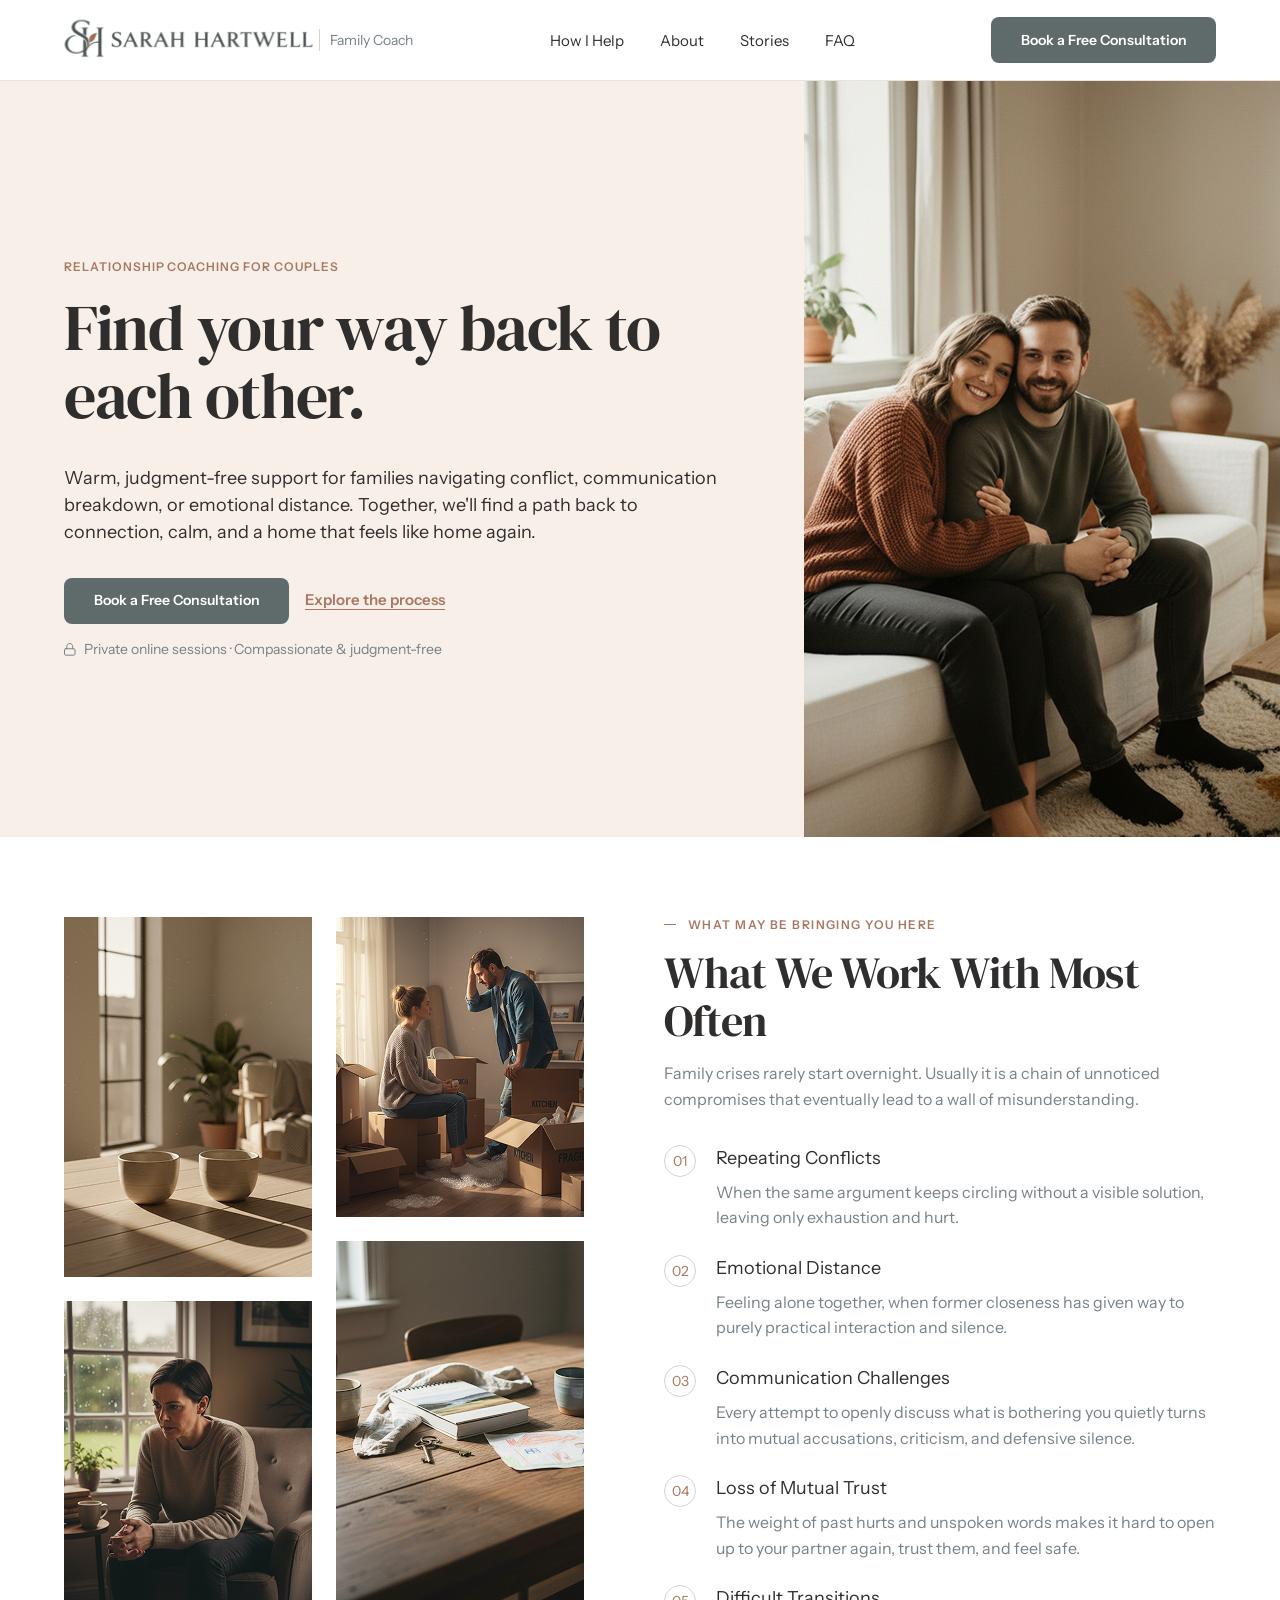
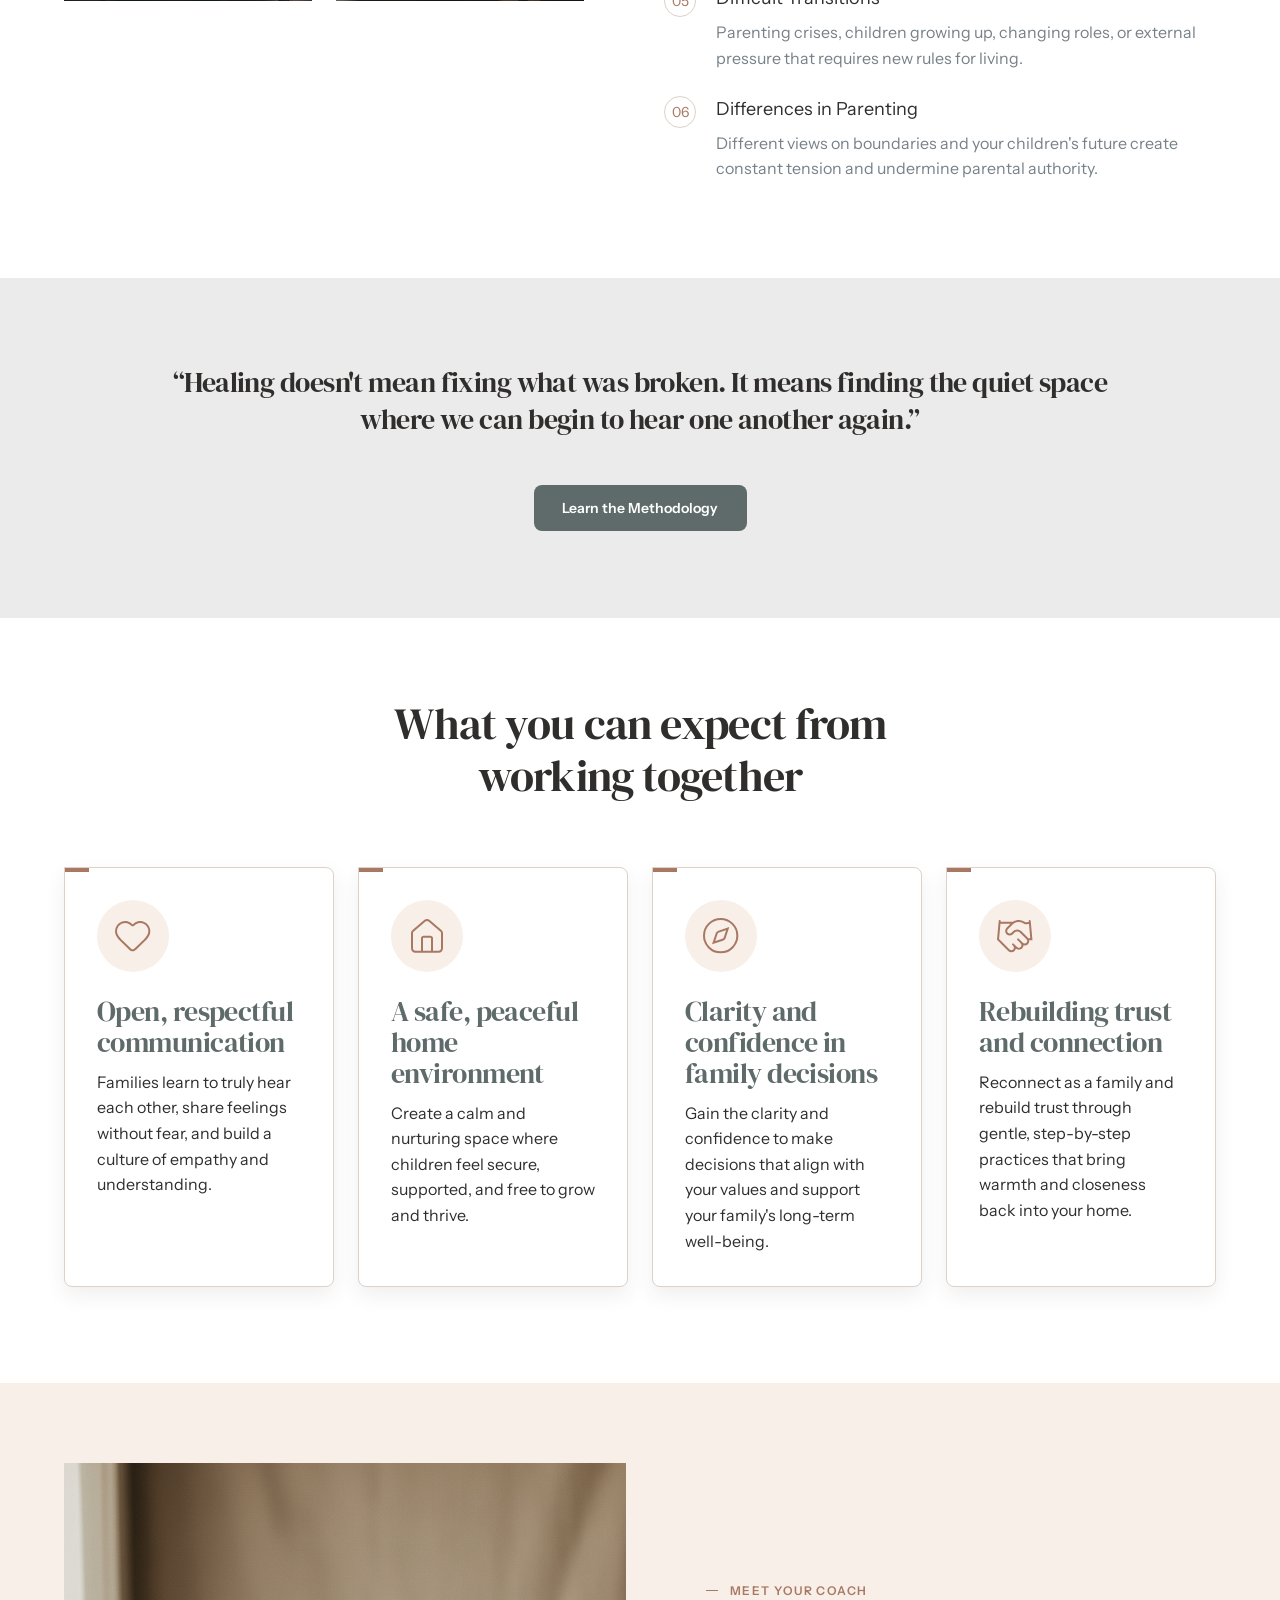
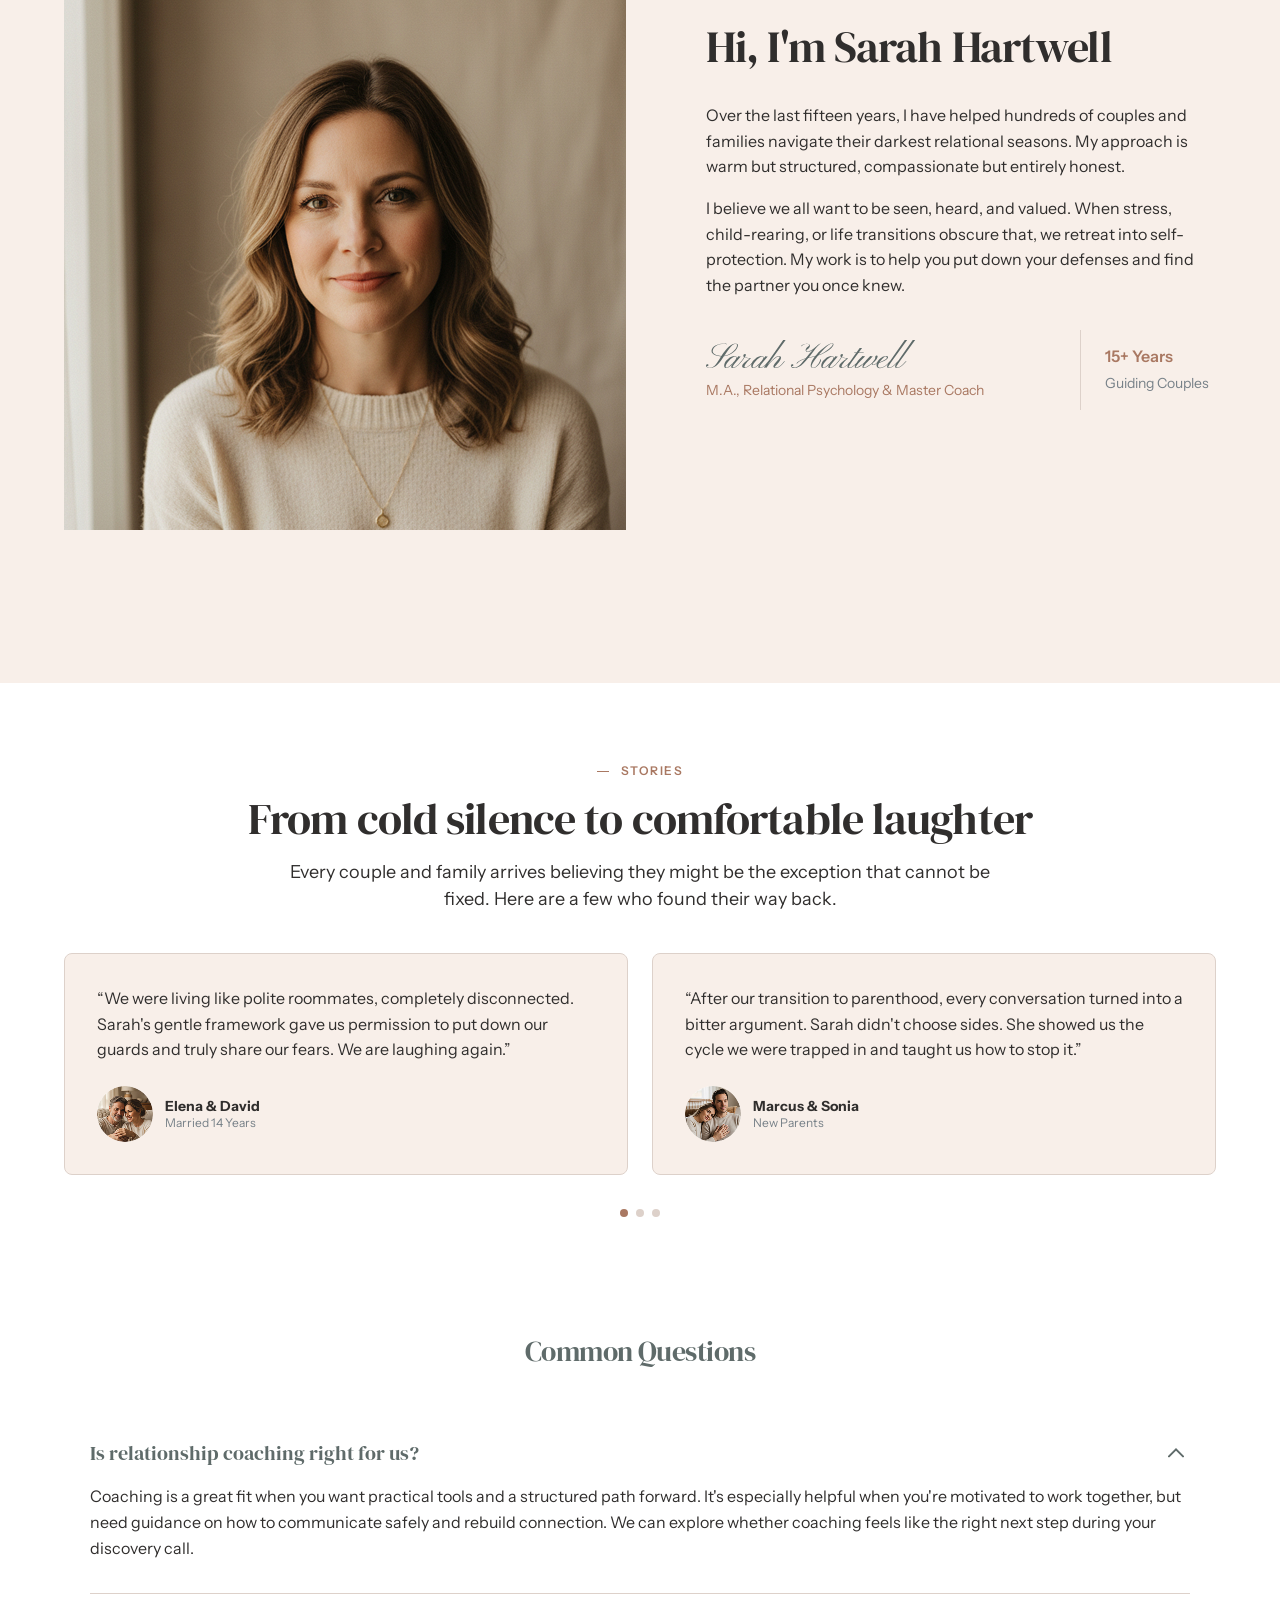
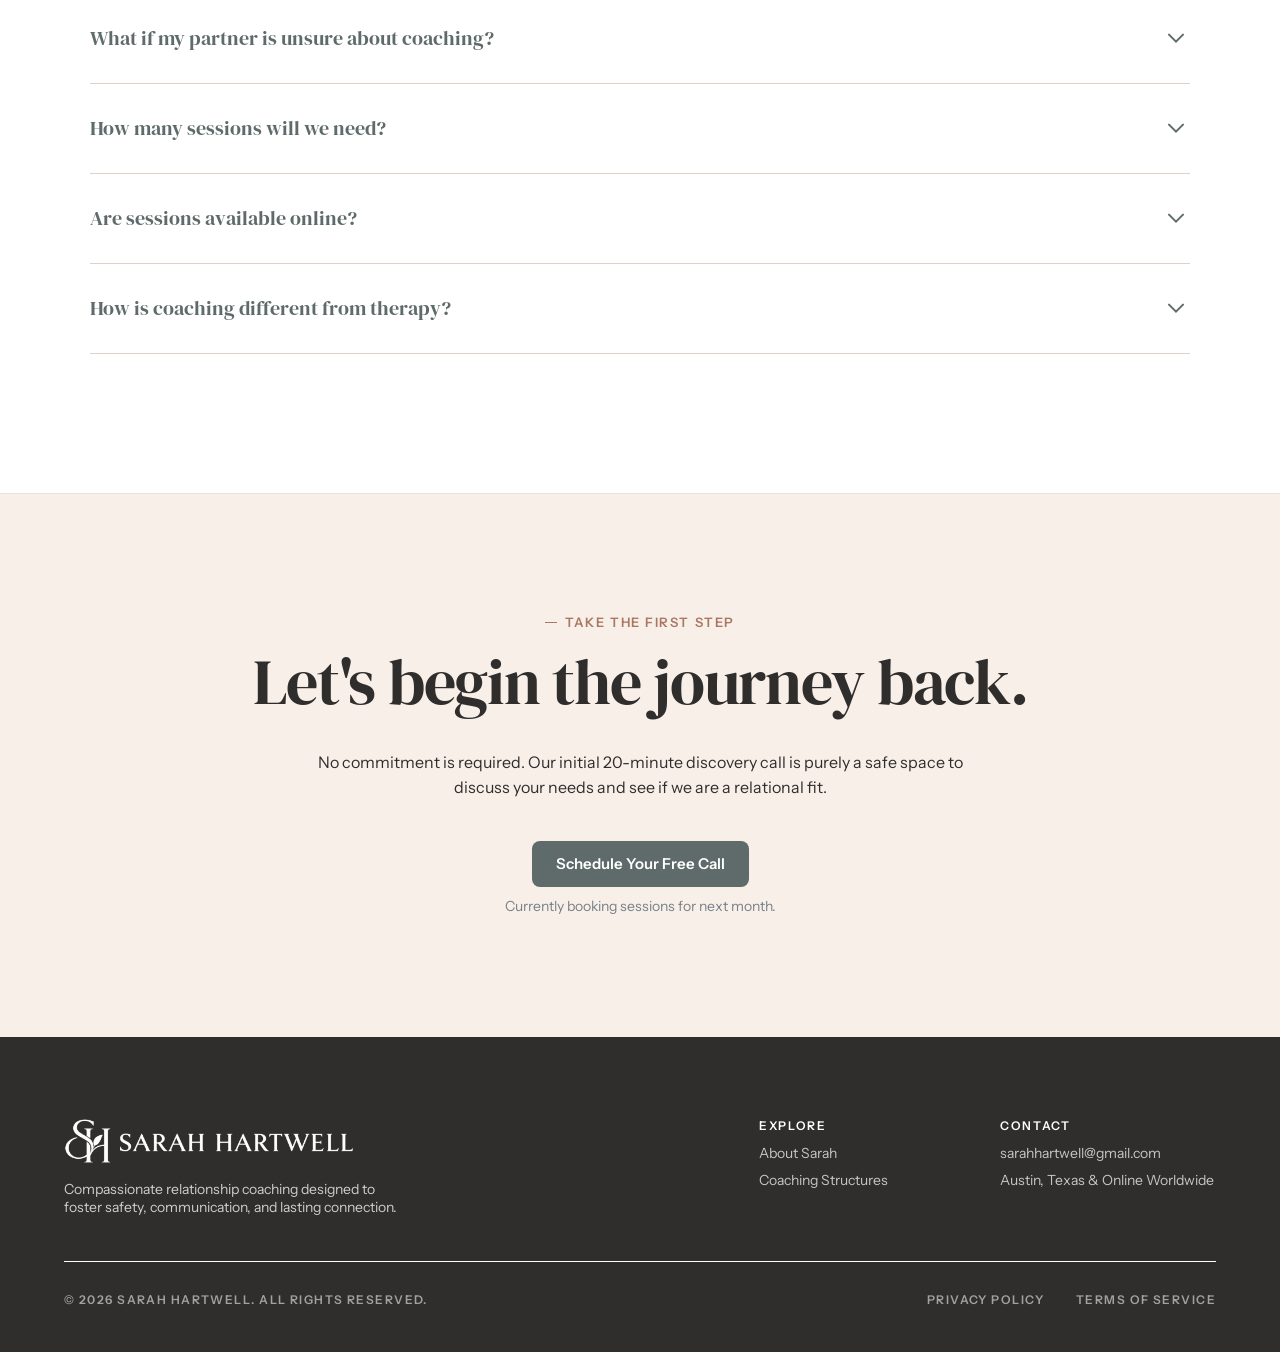
<file: index.html>
<!doctype html>
<html lang="en">

<head>
    <meta charset="UTF-8">
    <meta name="viewport" content="width=device-width, initial-scale=1.0">
    <meta name="description"
        content="Compassionate relationship coaching with Sarah Hartwell for couples and families navigating conflict, distance, and life transitions.">
    <meta name="robots" content="index, follow">
    <meta property="og:type" content="website">
    <meta property="og:title" content="Sarah Hartwell | Family Coach">
    <meta property="og:description"
        content="Compassionate relationship coaching for couples and families navigating conflict, distance, and life transitions.">
    <meta name="twitter:card" content="summary">
    <meta name="twitter:title" content="Sarah Hartwell | Family Coach">
    <meta name="twitter:description"
        content="Compassionate relationship coaching for couples and families navigating conflict, distance, and life transitions.">
    <title>Sarah Hartwell | Family Coach</title>
    <link rel="preload" href="assets/fonts/DMSerifDisplay-Regular.woff2" as="font" type="font/woff2" crossorigin>
    <link rel="preload" href="assets/fonts/InstrumentSans-Regular.woff2" as="font" type="font/woff2" crossorigin>
    <link rel="preload" href="assets/images/hero-image.jpg" as="image" fetchpriority="high">
    <link rel="stylesheet" href="css/swiper-bundle.min.css">
    <link rel="stylesheet" href="css/style.css">
    <script src="js/swiper-bundle.min.js" defer></script>
    <script src="js/script.js" defer></script>
</head>

<body>
    <header class="site-header" id="top">
        <div class="container site-header__inner">
            <div class="site-brand">
                <a class="site-logo" href="#top" aria-label="Sarah Hartwell home">
                    <img src="assets/images/logo.svg" width="291" height="52" alt="">
                </a>
                <span class="site-logo__role">Family Coach</span>
            </div>
            <nav class="site-nav" aria-label="Primary navigation">
                <a href="#coaching">How I Help</a>
                <a href="#about">About</a>
                <a href="#stories">Stories</a>
                <a href="#faq">FAQ</a>
            </nav>

            <a class="button button--primary site-header__cta" href="#contact">
                Book a Free Consultation
            </a>

            <button class="menu-button" type="button" aria-label="Open navigation" aria-expanded="false"
                aria-controls="mobile-menu">
                <img src="assets/images/icon-menu-bar.svg" width="24" height="24" alt="">
            </button>
        </div>

        <div class="mobile-menu" id="mobile-menu" aria-hidden="true">
            <nav class="mobile-menu__nav" aria-label="Mobile navigation">
                <a href="#coaching">How I Help</a>
                <a href="#coaching">Approach</a>
                <a href="#about">About</a>
                <a href="#stories">Stories</a>
                <a href="#faq">FAQ</a>
            </nav>

            <div class="mobile-menu__action">
                <a class="button button--primary" href="#contact">
                    Book a Free Consultation
                </a>
            </div>
        </div>
    </header>

    <main>
        <section class="hero" aria-labelledby="hero-title">
            <div class="hero__inner">
                <div class="hero__content">
                    <p class="eyebrow">Relationship Coaching for Couples</p>
                    <h1 id="hero-title">Find your way back to<br>each other.</h1>
                    <p class="lead hero__description">
                        Warm, judgment-free support for families navigating conflict,
                        communication breakdown, or emotional distance. Together, we'll
                        find a path back to connection, calm, and a home that feels like
                        home again.
                    </p>
                    <div class="hero__actions">
                        <a class="button button--primary" href="#contact">
                            Book a Free Consultation
                        </a>
                        <a class="hero__text-link" href="#coaching">
                            Explore the process
                        </a>
                    </div>
                    <p class="hero__note">
                        <img src="assets/images/icon-lock.svg" width="12" height="13" alt="">
                        <span>
                            Private online sessions ·
                            <span class="hero__note-desktop">Compassionate &amp; judgment-free</span>
                            <span class="hero__note-mobile">Compassionate &amp; free of judgment</span>
                        </span>
                    </p>
                </div>

                <div class="hero__media">
                    <img class="hero__image" src="assets/images/hero-image.jpg" width="636" height="756"
                        fetchpriority="high" alt="A couple sitting closely together at home">
                </div>
            </div>
        </section>

        <section class="challenges" aria-labelledby="challenges-title">
            <div class="container challenges__inner">
                <img class="challenges__gallery" src="assets/images/cases-gallery-2.jpg" width="520" height="684"
                    loading="lazy" decoding="async"
                    alt="Quiet family moments reflecting conflict, distance, and life transitions">

                <div class="challenges__content">
                    <header class="challenges__heading">
                        <p class="eyebrow challenges__eyebrow">
                            What may be bringing you here
                        </p>
                        <h2 id="challenges-title">What We Work With Most Often</h2>
                        <p class="challenges__intro">
                            Family crises rarely start overnight. Usually it is a chain of
                            unnoticed compromises that eventually lead to a wall of
                            misunderstanding.
                        </p>
                    </header>

                    <ol class="challenges__list">
                        <li class="challenge-item">
                            <span class="challenge-item__number" aria-hidden="true">01</span>
                            <div>
                                <h3>Repeating Conflicts</h3>
                                <p>
                                    When the same argument keeps circling without a visible
                                    solution, leaving only exhaustion and hurt.
                                </p>
                            </div>
                        </li>

                        <li class="challenge-item">
                            <span class="challenge-item__number" aria-hidden="true">02</span>
                            <div>
                                <h3>Emotional Distance</h3>
                                <p>
                                    Feeling alone together, when former closeness has given way
                                    to purely practical interaction and silence.
                                </p>
                            </div>
                        </li>

                        <li class="challenge-item">
                            <span class="challenge-item__number" aria-hidden="true">03</span>
                            <div>
                                <h3>Communication Challenges</h3>
                                <p>
                                    Every attempt to openly discuss what is bothering you quietly
                                    turns into mutual accusations, criticism, and defensive silence.
                                </p>
                            </div>
                        </li>

                        <li class="challenge-item">
                            <span class="challenge-item__number" aria-hidden="true">04</span>
                            <div>
                                <h3>Loss of Mutual Trust</h3>
                                <p>
                                    The weight of past hurts and unspoken words makes it hard to
                                    open up to your partner again, trust them, and feel safe.
                                </p>
                            </div>
                        </li>

                        <li class="challenge-item">
                            <span class="challenge-item__number" aria-hidden="true">05</span>
                            <div>
                                <h3>Difficult Transitions</h3>
                                <p>
                                    Parenting crises, children growing up, changing roles, or
                                    external pressure that requires new rules for living.
                                </p>
                            </div>
                        </li>

                        <li class="challenge-item">
                            <span class="challenge-item__number" aria-hidden="true">06</span>
                            <div>
                                <h3>Differences in Parenting</h3>
                                <p>
                                    Different views on boundaries and your children's future
                                    create constant tension and undermine parental authority.
                                </p>
                            </div>
                        </li>
                    </ol>
                </div>
            </div>
        </section>

        <section class="quote-divider" aria-label="A reflection on healing">
            <div class="container quote-divider__inner">
                <blockquote>
                    “Healing doesn't mean fixing what was broken. It means finding the
                    quiet space where we can begin to hear one another again.”
                </blockquote>
                <a class="button button--primary quote-divider__cta" href="#contact">
                    Learn the Methodology
                </a>
            </div>
        </section>

        <section class="how-help" id="coaching" aria-labelledby="how-help-title">
            <div class="container">
                <h2 class="how-help__title" id="how-help-title">
                    What you can expect from<br>working together
                </h2>

                <div class="how-help__grid">
                    <div class="help-card">
                        <div class="help-card__icon">
                            <img src="assets/images/icon-heart.svg" width="36" height="31" loading="lazy" alt="">
                        </div>
                        <h3>Open, respectful communication</h3>
                        <p>
                            Families learn to truly hear each other, share feelings without
                            fear, and build a culture of empathy and understanding.
                        </p>
                    </div>

                    <div class="help-card">
                        <div class="help-card__icon">
                            <img src="assets/images/icon-home.svg" width="32" height="34" loading="lazy" alt="">
                        </div>
                        <h3>A safe, peaceful home environment</h3>
                        <p>
                            Create a calm and nurturing space where children feel secure,
                            supported, and free to grow and thrive.
                        </p>
                    </div>

                    <div class="help-card">
                        <div class="help-card__icon">
                            <img src="assets/images/icon-compass.svg" width="36" height="36" loading="lazy" alt="">
                        </div>
                        <h3>Clarity and confidence in family decisions</h3>
                        <p>
                            Gain the clarity and confidence to make decisions that align
                            with your values and support your family's long-term well-being.
                        </p>
                    </div>

                    <div class="help-card">
                        <div class="help-card__icon">
                            <img src="assets/images/icon-hands.svg" width="36" height="33" loading="lazy" alt="">
                        </div>
                        <h3>Rebuilding trust and connection</h3>
                        <p>
                            Reconnect as a family and rebuild trust through gentle,
                            step-by-step practices that bring warmth and closeness back into
                            your home.
                        </p>
                    </div>
                </div>
            </div>
        </section>

        <section class="about" id="about" aria-labelledby="about-title">
            <div class="container about__inner">
                <div class="about__portrait">
                    <img src="assets/images/coach-portrait.jpg" width="562" height="667" loading="lazy"
                        decoding="async" alt="Sarah Hartwell, family coach">
                </div>

                <div class="about__content">
                    <p class="eyebrow about__eyebrow">Meet your coach</p>
                    <h2 id="about-title">Hi, I'm Sarah Hartwell</h2>

                    <div class="about__copy">
                        <p>
                            Over the last fifteen years, I have helped hundreds of couples
                            and families navigate their darkest relational seasons. My
                            approach is warm but structured, compassionate but entirely honest.
                        </p>
                        <p>
                            I believe we all want to be seen, heard, and valued. When stress,
                            child-rearing, or life transitions obscure that, we retreat into
                            self-protection. My work is to help you put down your defenses and
                            find the partner you once knew.
                        </p>
                    </div>

                    <div class="about__meta">
                        <div class="about__credentials">
                            <img src="assets/images/sh-signature.svg" width="210" height="29" loading="lazy" alt="">
                            <p>M.A., Relational Psychology &amp; Master Coach</p>
                        </div>

                        <div class="about__details">
                            <div class="about__experience">
                                <strong>15+ Years</strong>
                                <span>Guiding Couples</span>
                            </div>
                            <div class="about__booking">
                                <a class="button button--primary" href="#contact">
                                    Book a Session
                                </a>
                            </div>
                        </div>
                    </div>
                </div>
            </div>
        </section>

        <section class="testimonials" id="stories" aria-labelledby="testimonials-title">
            <div class="container">
                <header class="testimonials__heading">
                    <p class="eyebrow testimonials__eyebrow">Stories</p>
                    <h2 id="testimonials-title">
                        From cold silence to comfortable laughter
                    </h2>
                    <p class="testimonials__intro">
                        Every couple and family arrives believing they might be the exception that cannot be<br
                            class="testimonials__desktop-break">
                        fixed. Here are a few who found their way back.
                    </p>
                </header>

                <div class="swiper testimonials__slider" role="region" aria-label="Client stories">
                    <div class="swiper-wrapper">
                        <div class="swiper-slide testimonial-card">
                            <blockquote>
                                “We were living like polite roommates, completely disconnected.
                                Sarah's gentle framework gave us permission to put down our guards
                                and truly share our fears. We are laughing again.”
                            </blockquote>
                            <footer class="testimonial-card__author">
                                <img src="assets/images/testim-avatar-1.jpg" width="56" height="56" loading="lazy"
                                    alt="Elena and David">
                                <div>
                                    <strong>Elena &amp; David</strong>
                                    <span>Married 14 Years</span>
                                </div>
                            </footer>
                        </div>

                        <div class="swiper-slide testimonial-card">
                            <blockquote>
                                “After our transition to parenthood, every conversation turned into
                                a bitter argument. Sarah didn't choose sides. She showed us the
                                cycle we were trapped in and taught us how to stop it.”
                            </blockquote>
                            <footer class="testimonial-card__author">
                                <img src="assets/images/testim-avatar-2.jpg" width="56" height="56" loading="lazy"
                                    alt="Marcus and Sonia">
                                <div>
                                    <strong>Marcus &amp; Sonia</strong>
                                    <span>New Parents</span>
                                </div>
                            </footer>
                        </div>

                        <div class="swiper-slide testimonial-card">
                            <blockquote>
                                “We had stopped believing the tension could change. Sarah helped
                                us slow down, listen without defending ourselves, and rebuild the
                                sense of partnership we thought we had lost.”
                            </blockquote>
                            <footer class="testimonial-card__author">
                                <img src="assets/images/testim-avatar-1.jpg" width="56" height="56" loading="lazy" alt="">
                                <div>
                                    <strong>Olivia &amp; James</strong>
                                    <span>Together 11 Years</span>
                                </div>
                            </footer>
                        </div>
                    </div>

                    <div class="swiper-pagination testimonials__pagination"></div>
                </div>
            </div>
        </section>

        <section class="faq" id="faq" aria-labelledby="faq-title">
            <div class="container container--small">
                <h2 id="faq-title">Common Questions</h2>

                <div class="toggle-list">
                    <div class="toggle-list__item is-open">
                        <h3 class="toggle-list__heading">
                            <button type="button" class="toggle-list__trigger" id="faq-question-1"
                                aria-expanded="true" aria-controls="faq-answer-1">
                                Is relationship coaching right for us?
                            </button>
                        </h3>
                        <div class="toggle-list__content" id="faq-answer-1" role="region"
                            aria-labelledby="faq-question-1" aria-hidden="false">
                            <div class="toggle-list__inner">
                                <p>
                                    Coaching is a great fit when you want practical tools and a
                                    structured path forward. It's especially helpful when you're
                                    motivated to work together, but need guidance on how to
                                    communicate safely and rebuild connection. We can explore
                                    whether coaching feels like the right next step during your
                                    discovery call.
                                </p>
                            </div>
                        </div>
                    </div>

                    <div class="toggle-list__item">
                        <h3 class="toggle-list__heading">
                            <button type="button" class="toggle-list__trigger" id="faq-question-2"
                                aria-expanded="false" aria-controls="faq-answer-2">
                                What if my partner is unsure about coaching?
                            </button>
                        </h3>
                        <div class="toggle-list__content" id="faq-answer-2" role="region"
                            aria-labelledby="faq-question-2" aria-hidden="true">
                            <div class="toggle-list__inner">
                                <p>
                                    It is common for one partner to feel hesitant. A discovery
                                    call gives both of you room to ask questions, understand the
                                    process, and decide whether coaching feels right together.
                                </p>
                            </div>
                        </div>
                    </div>

                    <div class="toggle-list__item">
                        <h3 class="toggle-list__heading">
                            <button type="button" class="toggle-list__trigger" id="faq-question-3"
                                aria-expanded="false" aria-controls="faq-answer-3">
                                How many sessions will we need?
                            </button>
                        </h3>
                        <div class="toggle-list__content" id="faq-answer-3" role="region"
                            aria-labelledby="faq-question-3" aria-hidden="true">
                            <div class="toggle-list__inner">
                                <p>
                                    Every family is different. We will discuss your goals first,
                                    then agree on a focused plan and review your progress as we go.
                                </p>
                            </div>
                        </div>
                    </div>

                    <div class="toggle-list__item">
                        <h3 class="toggle-list__heading">
                            <button type="button" class="toggle-list__trigger" id="faq-question-4"
                                aria-expanded="false" aria-controls="faq-answer-4">
                                Are sessions available online?
                            </button>
                        </h3>
                        <div class="toggle-list__content" id="faq-answer-4" role="region"
                            aria-labelledby="faq-question-4" aria-hidden="true">
                            <div class="toggle-list__inner">
                                <p>
                                    Yes. Private online sessions make it possible to meet from a
                                    comfortable space and fit coaching more easily into family life.
                                </p>
                            </div>
                        </div>
                    </div>

                    <div class="toggle-list__item">
                        <h3 class="toggle-list__heading">
                            <button type="button" class="toggle-list__trigger" id="faq-question-5"
                                aria-expanded="false" aria-controls="faq-answer-5">
                                How is coaching different from therapy?
                            </button>
                        </h3>
                        <div class="toggle-list__content" id="faq-answer-5" role="region"
                            aria-labelledby="faq-question-5" aria-hidden="true">
                            <div class="toggle-list__inner">
                                <p>
                                    Coaching is practical and forward-focused. It supports new
                                    communication patterns and shared goals, but it does not
                                    diagnose or treat mental health conditions.
                                </p>
                            </div>
                        </div>
                    </div>
                </div>
            </div>
        </section>

        <section class="bottom-cta" id="contact" aria-labelledby="bottom-cta-title">
            <div class="container container--small bottom-cta__inner">
                <p class="eyebrow bottom-cta__eyebrow">Take the first step</p>
                <h2 id="bottom-cta-title">Let's begin the journey back.</h2>
                <p class="bottom-cta__description">
                    No commitment is required. Our initial 20-minute discovery call is purely a safe space to discuss
                    your needs and see if we are a relational fit.
                </p>
                <a class="button button--primary bottom-cta__button" href="mailto:sarahhartwell@gmail.com">
                    Schedule Your Free Call
                </a>
                <p class="bottom-cta__note">Currently booking sessions for next month.</p>
            </div>
        </section>
    </main>

    <footer class="site-footer">
        <div class="container">
            <div class="site-footer__main">
                <div class="site-footer__brand">
                    <a class="site-footer__logo" href="#top" aria-label="Sarah Hartwell home">
                        <img src="assets/images/logo.svg" width="291" height="52" loading="lazy" alt="">
                    </a>
                    <p>
                        Compassionate relationship coaching designed to<br class="site-footer__desktop-break">
                        foster safety, communication, and lasting connection.
                    </p>
                </div>

                <div class="site-footer__columns">
                    <nav class="site-footer__column" aria-label="Footer navigation">
                        <h3>Explore</h3>
                        <a href="#about">About Sarah</a>
                        <a href="#coaching">Coaching Structures</a>
                    </nav>

                    <div class="site-footer__column">
                        <h3>Contact</h3>
                        <a href="mailto:sarahhartwell@gmail.com">sarahhartwell@gmail.com</a>
                        <p>Austin, Texas &amp; Online Worldwide</p>
                    </div>
                </div>
            </div>

            <div class="site-footer__legal">
                <p>© 2026 Sarah Hartwell. All rights reserved.</p>
                <div class="site-footer__legal-links">
                    <a href="privacy-policy.html">Privacy Policy</a>
                    <a href="terms-of-service.html">Terms of Service</a>
                </div>
            </div>
        </div>
    </footer>
</body>

</html>
</file>
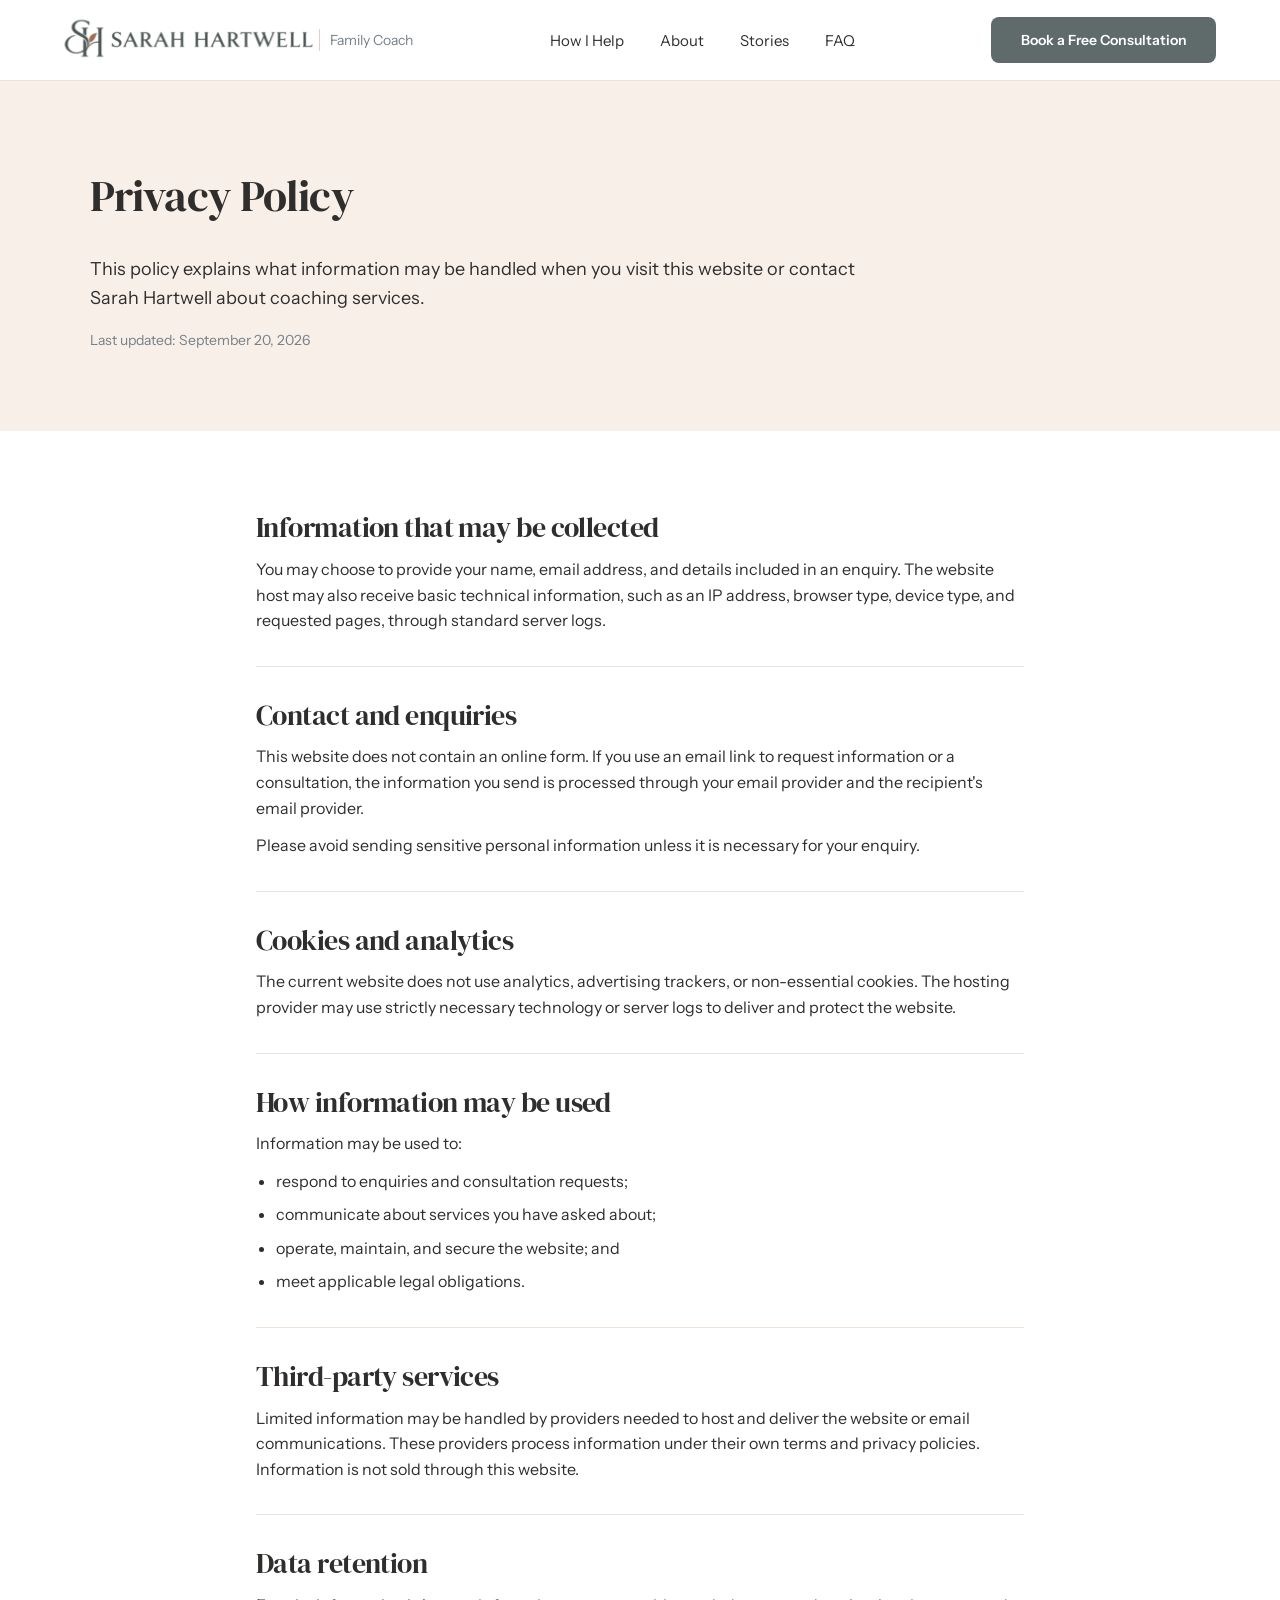
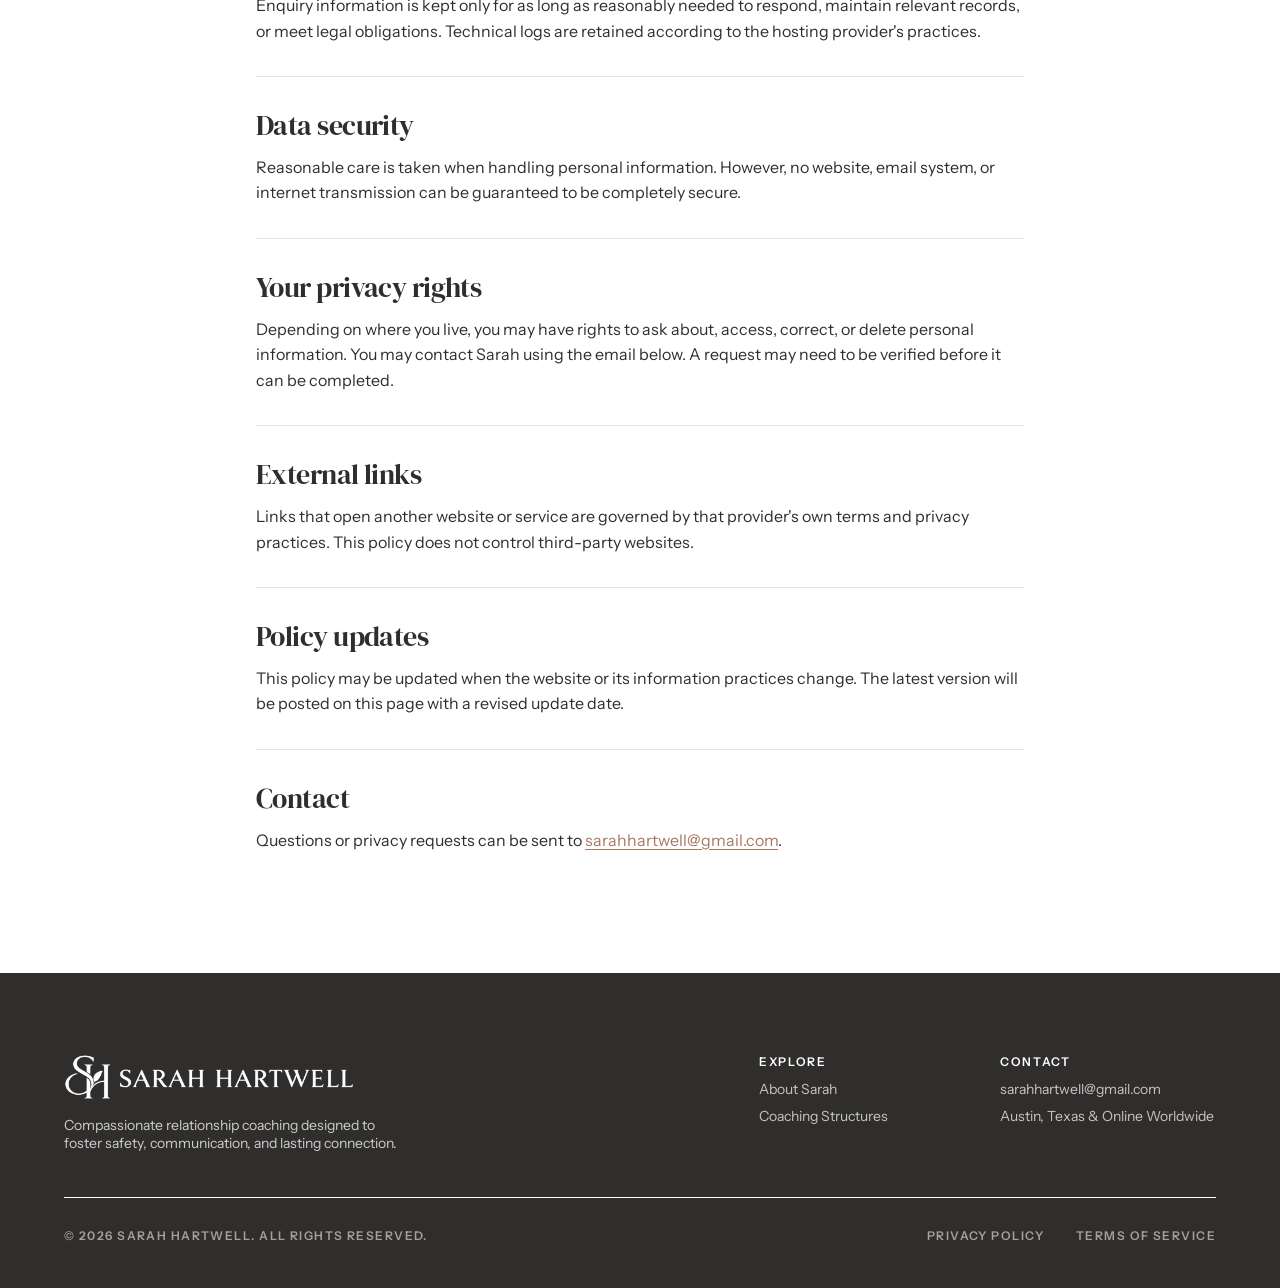
<file: privacy-policy.html>
<!doctype html>
<html lang="en">

<head>
    <meta charset="UTF-8">
    <meta name="viewport" content="width=device-width, initial-scale=1.0">
    <meta name="description" content="Privacy Policy for the Sarah Hartwell family coaching website.">
    <meta name="robots" content="index, follow">
    <meta property="og:type" content="website">
    <meta property="og:title" content="Privacy Policy | Sarah Hartwell">
    <meta property="og:description" content="How information is handled on the Sarah Hartwell family coaching website.">
    <meta name="twitter:card" content="summary">
    <meta name="twitter:title" content="Privacy Policy | Sarah Hartwell">
    <meta name="twitter:description" content="How information is handled on the Sarah Hartwell family coaching website.">
    <title>Privacy Policy | Sarah Hartwell</title>
    <link rel="preload" href="assets/fonts/DMSerifDisplay-Regular.woff2" as="font" type="font/woff2" crossorigin>
    <link rel="preload" href="assets/fonts/InstrumentSans-Regular.woff2" as="font" type="font/woff2" crossorigin>
    <link rel="stylesheet" href="css/style.css">
    <script src="js/script.js" defer></script>
</head>

<body>
    <header class="site-header" id="top">
        <div class="container site-header__inner">
            <div class="site-brand">
                <a class="site-logo" href="index.html#top" aria-label="Sarah Hartwell home">
                    <img src="assets/images/logo.svg" width="291" height="52" alt="">
                </a>
                <span class="site-logo__role">Family Coach</span>
            </div>
            <nav class="site-nav" aria-label="Primary navigation">
                <a href="index.html#coaching">How I Help</a>
                <a href="index.html#about">About</a>
                <a href="index.html#stories">Stories</a>
                <a href="index.html#faq">FAQ</a>
            </nav>
            <a class="button button--primary site-header__cta" href="index.html#contact">
                Book a Free Consultation
            </a>
            <button class="menu-button" type="button" aria-label="Open navigation" aria-expanded="false"
                aria-controls="mobile-menu">
                <img src="assets/images/icon-menu-bar.svg" width="24" height="24" alt="">
            </button>
        </div>

        <div class="mobile-menu" id="mobile-menu" aria-hidden="true">
            <nav class="mobile-menu__nav" aria-label="Mobile navigation">
                <a href="index.html#coaching">How I Help</a>
                <a href="index.html#coaching">Approach</a>
                <a href="index.html#about">About</a>
                <a href="index.html#stories">Stories</a>
                <a href="index.html#faq">FAQ</a>
            </nav>
            <div class="mobile-menu__action">
                <a class="button button--primary" href="index.html#contact">Book a Free Consultation</a>
            </div>
        </div>
    </header>

    <main>
        <section class="legal-hero" aria-labelledby="privacy-title">
            <div class="container container--small">
                <h2 id="privacy-title">Privacy Policy</h2>
                <p class="legal-hero__intro">
                    This policy explains what information may be handled when you visit this website or contact Sarah
                    Hartwell about coaching services.
                </p>
                <p class="legal-hero__updated">Last updated: September 20, 2026</p>
            </div>
        </section>

        <div class="legal-content">
            <div class="container legal-content__inner">
                <section class="legal-section" aria-labelledby="privacy-information">
                    <h2 id="privacy-information">Information that may be collected</h2>
                    <p>
                        You may choose to provide your name, email address, and details included in an enquiry. The
                        website host may also receive basic technical information, such as an IP address, browser type,
                        device type, and requested pages, through standard server logs.
                    </p>
                </section>

                <section class="legal-section" aria-labelledby="privacy-contact">
                    <h2 id="privacy-contact">Contact and enquiries</h2>
                    <p>
                        This website does not contain an online form. If you use an email link to request information or
                        a consultation, the information you send is processed through your email provider and the
                        recipient's email provider.
                    </p>
                    <p>Please avoid sending sensitive personal information unless it is necessary for your enquiry.</p>
                </section>

                <section class="legal-section" aria-labelledby="privacy-cookies">
                    <h2 id="privacy-cookies">Cookies and analytics</h2>
                    <p>
                        The current website does not use analytics, advertising trackers, or non-essential cookies. The
                        hosting provider may use strictly necessary technology or server logs to deliver and protect the
                        website.
                    </p>
                </section>

                <section class="legal-section" aria-labelledby="privacy-use">
                    <h2 id="privacy-use">How information may be used</h2>
                    <p>Information may be used to:</p>
                    <ul>
                        <li>respond to enquiries and consultation requests;</li>
                        <li>communicate about services you have asked about;</li>
                        <li>operate, maintain, and secure the website; and</li>
                        <li>meet applicable legal obligations.</li>
                    </ul>
                </section>

                <section class="legal-section" aria-labelledby="privacy-third-parties">
                    <h2 id="privacy-third-parties">Third-party services</h2>
                    <p>
                        Limited information may be handled by providers needed to host and deliver the website or email
                        communications. These providers process information under their own terms and privacy policies.
                        Information is not sold through this website.
                    </p>
                </section>

                <section class="legal-section" aria-labelledby="privacy-retention">
                    <h2 id="privacy-retention">Data retention</h2>
                    <p>
                        Enquiry information is kept only for as long as reasonably needed to respond, maintain relevant
                        records, or meet legal obligations. Technical logs are retained according to the hosting
                        provider's practices.
                    </p>
                </section>

                <section class="legal-section" aria-labelledby="privacy-security">
                    <h2 id="privacy-security">Data security</h2>
                    <p>
                        Reasonable care is taken when handling personal information. However, no website, email system,
                        or internet transmission can be guaranteed to be completely secure.
                    </p>
                </section>

                <section class="legal-section" aria-labelledby="privacy-rights">
                    <h2 id="privacy-rights">Your privacy rights</h2>
                    <p>
                        Depending on where you live, you may have rights to ask about, access, correct, or delete personal
                        information. You may contact Sarah using the email below. A request may need to be verified before
                        it can be completed.
                    </p>
                </section>

                <section class="legal-section" aria-labelledby="privacy-links">
                    <h2 id="privacy-links">External links</h2>
                    <p>
                        Links that open another website or service are governed by that provider's own terms and privacy
                        practices. This policy does not control third-party websites.
                    </p>
                </section>

                <section class="legal-section" aria-labelledby="privacy-updates">
                    <h2 id="privacy-updates">Policy updates</h2>
                    <p>
                        This policy may be updated when the website or its information practices change. The latest
                        version will be posted on this page with a revised update date.
                    </p>
                </section>

                <section class="legal-section" aria-labelledby="privacy-contact-details">
                    <h2 id="privacy-contact-details">Contact</h2>
                    <p>
                        Questions or privacy requests can be sent to
                        <a href="mailto:sarahhartwell@gmail.com">sarahhartwell@gmail.com</a>.
                    </p>
                </section>
            </div>
        </div>
    </main>

    <footer class="site-footer">
        <div class="container">
            <div class="site-footer__main">
                <div class="site-footer__brand">
                    <a class="site-footer__logo" href="index.html#top" aria-label="Sarah Hartwell home">
                        <img src="assets/images/logo.svg" width="291" height="52" loading="lazy" alt="">
                    </a>
                    <p>
                        Compassionate relationship coaching designed to<br class="site-footer__desktop-break">
                        foster safety, communication, and lasting connection.
                    </p>
                </div>
                <div class="site-footer__columns">
                    <nav class="site-footer__column" aria-label="Footer navigation">
                        <h3>Explore</h3>
                        <a href="index.html#about">About Sarah</a>
                        <a href="index.html#coaching">Coaching Structures</a>
                    </nav>
                    <div class="site-footer__column">
                        <h3>Contact</h3>
                        <a href="mailto:sarahhartwell@gmail.com">sarahhartwell@gmail.com</a>
                        <p>Austin, Texas &amp; Online Worldwide</p>
                    </div>
                </div>
            </div>
            <div class="site-footer__legal">
                <p>© 2026 Sarah Hartwell. All rights reserved.</p>
                <div class="site-footer__legal-links">
                    <a href="privacy-policy.html" aria-current="page">Privacy Policy</a>
                    <a href="terms-of-service.html">Terms of Service</a>
                </div>
            </div>
        </div>
    </footer>
</body>

</html>
</file>
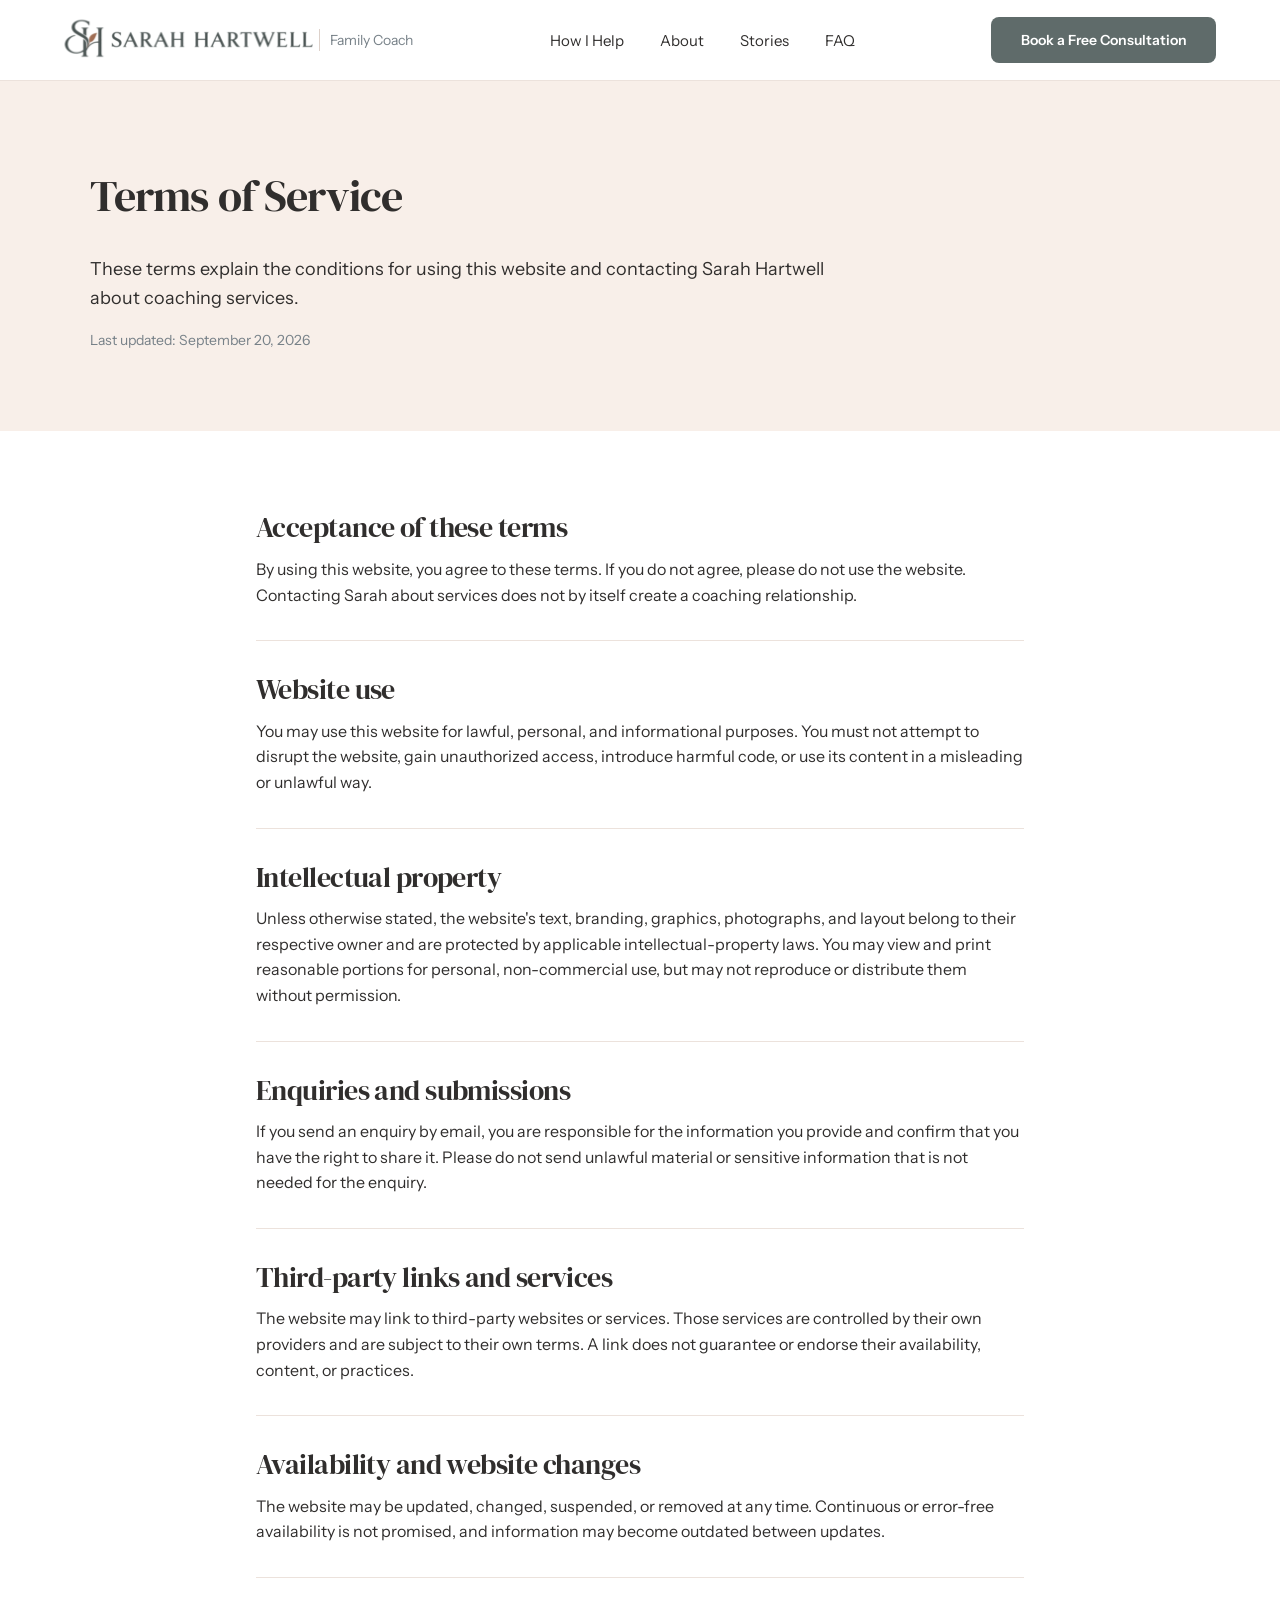
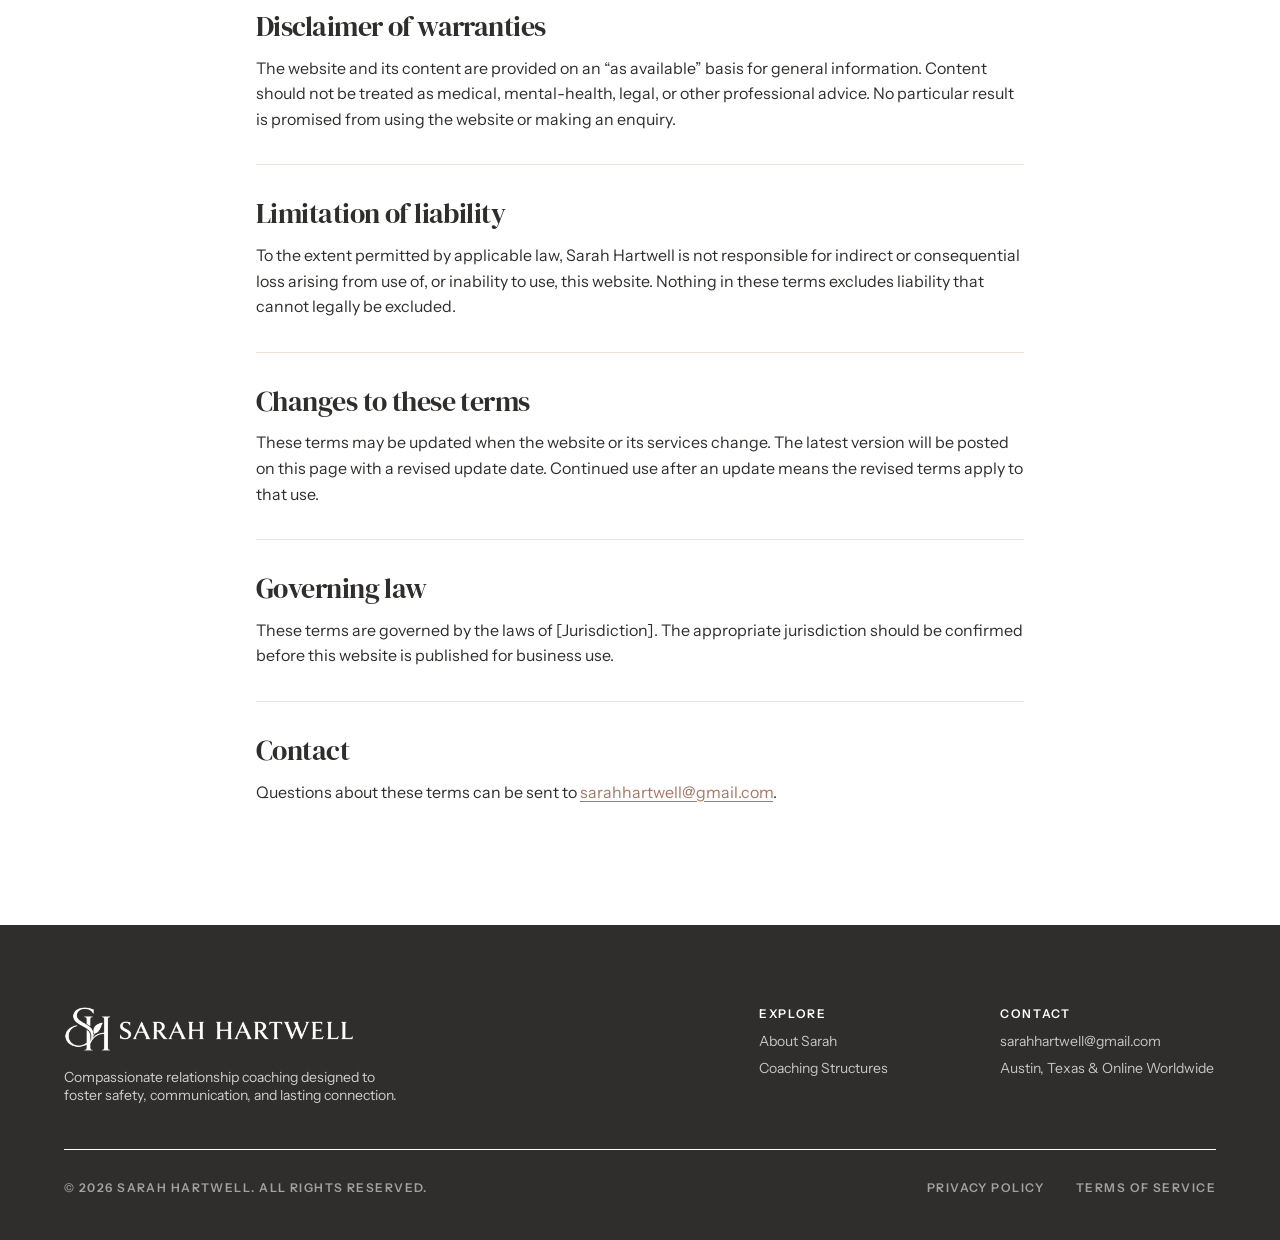
<file: terms-of-service.html>
<!doctype html>
<html lang="en">

<head>
    <meta charset="UTF-8">
    <meta name="viewport" content="width=device-width, initial-scale=1.0">
    <meta name="description" content="Terms of Service for the Sarah Hartwell family coaching website.">
    <meta name="robots" content="index, follow">
    <meta property="og:type" content="website">
    <meta property="og:title" content="Terms of Service | Sarah Hartwell">
    <meta property="og:description" content="Terms for using the Sarah Hartwell family coaching website.">
    <meta name="twitter:card" content="summary">
    <meta name="twitter:title" content="Terms of Service | Sarah Hartwell">
    <meta name="twitter:description" content="Terms for using the Sarah Hartwell family coaching website.">
    <title>Terms of Service | Sarah Hartwell</title>
    <link rel="preload" href="assets/fonts/DMSerifDisplay-Regular.woff2" as="font" type="font/woff2" crossorigin>
    <link rel="preload" href="assets/fonts/InstrumentSans-Regular.woff2" as="font" type="font/woff2" crossorigin>
    <link rel="stylesheet" href="css/style.css">
    <script src="js/script.js" defer></script>
</head>

<body>
    <header class="site-header" id="top">
        <div class="container site-header__inner">
            <div class="site-brand">
                <a class="site-logo" href="index.html#top" aria-label="Sarah Hartwell home">
                    <img src="assets/images/logo.svg" width="291" height="52" alt="">
                </a>
                <span class="site-logo__role">Family Coach</span>
            </div>
            <nav class="site-nav" aria-label="Primary navigation">
                <a href="index.html#coaching">How I Help</a>
                <a href="index.html#about">About</a>
                <a href="index.html#stories">Stories</a>
                <a href="index.html#faq">FAQ</a>
            </nav>
            <a class="button button--primary site-header__cta" href="index.html#contact">
                Book a Free Consultation
            </a>
            <button class="menu-button" type="button" aria-label="Open navigation" aria-expanded="false"
                aria-controls="mobile-menu">
                <img src="assets/images/icon-menu-bar.svg" width="24" height="24" alt="">
            </button>
        </div>

        <div class="mobile-menu" id="mobile-menu" aria-hidden="true">
            <nav class="mobile-menu__nav" aria-label="Mobile navigation">
                <a href="index.html#coaching">How I Help</a>
                <a href="index.html#coaching">Approach</a>
                <a href="index.html#about">About</a>
                <a href="index.html#stories">Stories</a>
                <a href="index.html#faq">FAQ</a>
            </nav>
            <div class="mobile-menu__action">
                <a class="button button--primary" href="index.html#contact">Book a Free Consultation</a>
            </div>
        </div>
    </header>

    <main>
        <section class="legal-hero" aria-labelledby="terms-title">
            <div class="container container--small">
                <h2 id="terms-title">Terms of Service</h2>
                <p class="legal-hero__intro">
                    These terms explain the conditions for using this website and contacting Sarah Hartwell about
                    coaching services.
                </p>
                <p class="legal-hero__updated">Last updated: September 20, 2026</p>
            </div>
        </section>

        <div class="legal-content">
            <div class="container legal-content__inner">
                <section class="legal-section" aria-labelledby="terms-acceptance">
                    <h2 id="terms-acceptance">Acceptance of these terms</h2>
                    <p>
                        By using this website, you agree to these terms. If you do not agree, please do not use the
                        website. Contacting Sarah about services does not by itself create a coaching relationship.
                    </p>
                </section>

                <section class="legal-section" aria-labelledby="terms-use">
                    <h2 id="terms-use">Website use</h2>
                    <p>
                        You may use this website for lawful, personal, and informational purposes. You must not attempt
                        to disrupt the website, gain unauthorized access, introduce harmful code, or use its content in
                        a misleading or unlawful way.
                    </p>
                </section>

                <section class="legal-section" aria-labelledby="terms-intellectual-property">
                    <h2 id="terms-intellectual-property">Intellectual property</h2>
                    <p>
                        Unless otherwise stated, the website's text, branding, graphics, photographs, and layout belong
                        to their respective owner and are protected by applicable intellectual-property laws. You may
                        view and print reasonable portions for personal, non-commercial use, but may not reproduce or
                        distribute them without permission.
                    </p>
                </section>

                <section class="legal-section" aria-labelledby="terms-enquiries">
                    <h2 id="terms-enquiries">Enquiries and submissions</h2>
                    <p>
                        If you send an enquiry by email, you are responsible for the information you provide and confirm
                        that you have the right to share it. Please do not send unlawful material or sensitive information
                        that is not needed for the enquiry.
                    </p>
                </section>

                <section class="legal-section" aria-labelledby="terms-third-parties">
                    <h2 id="terms-third-parties">Third-party links and services</h2>
                    <p>
                        The website may link to third-party websites or services. Those services are controlled by their
                        own providers and are subject to their own terms. A link does not guarantee or endorse their
                        availability, content, or practices.
                    </p>
                </section>

                <section class="legal-section" aria-labelledby="terms-availability">
                    <h2 id="terms-availability">Availability and website changes</h2>
                    <p>
                        The website may be updated, changed, suspended, or removed at any time. Continuous or error-free
                        availability is not promised, and information may become outdated between updates.
                    </p>
                </section>

                <section class="legal-section" aria-labelledby="terms-warranties">
                    <h2 id="terms-warranties">Disclaimer of warranties</h2>
                    <p>
                        The website and its content are provided on an “as available” basis for general information.
                        Content should not be treated as medical, mental-health, legal, or other professional advice.
                        No particular result is promised from using the website or making an enquiry.
                    </p>
                </section>

                <section class="legal-section" aria-labelledby="terms-liability">
                    <h2 id="terms-liability">Limitation of liability</h2>
                    <p>
                        To the extent permitted by applicable law, Sarah Hartwell is not responsible for indirect or
                        consequential loss arising from use of, or inability to use, this website. Nothing in these terms
                        excludes liability that cannot legally be excluded.
                    </p>
                </section>

                <section class="legal-section" aria-labelledby="terms-changes">
                    <h2 id="terms-changes">Changes to these terms</h2>
                    <p>
                        These terms may be updated when the website or its services change. The latest version will be
                        posted on this page with a revised update date. Continued use after an update means the revised
                        terms apply to that use.
                    </p>
                </section>

                <section class="legal-section" aria-labelledby="terms-law">
                    <h2 id="terms-law">Governing law</h2>
                    <p>
                        These terms are governed by the laws of [Jurisdiction]. The appropriate jurisdiction should be
                        confirmed before this website is published for business use.
                    </p>
                </section>

                <section class="legal-section" aria-labelledby="terms-contact">
                    <h2 id="terms-contact">Contact</h2>
                    <p>
                        Questions about these terms can be sent to
                        <a href="mailto:sarahhartwell@gmail.com">sarahhartwell@gmail.com</a>.
                    </p>
                </section>
            </div>
        </div>
    </main>

    <footer class="site-footer">
        <div class="container">
            <div class="site-footer__main">
                <div class="site-footer__brand">
                    <a class="site-footer__logo" href="index.html#top" aria-label="Sarah Hartwell home">
                        <img src="assets/images/logo.svg" width="291" height="52" loading="lazy" alt="">
                    </a>
                    <p>
                        Compassionate relationship coaching designed to<br class="site-footer__desktop-break">
                        foster safety, communication, and lasting connection.
                    </p>
                </div>
                <div class="site-footer__columns">
                    <nav class="site-footer__column" aria-label="Footer navigation">
                        <h3>Explore</h3>
                        <a href="index.html#about">About Sarah</a>
                        <a href="index.html#coaching">Coaching Structures</a>
                    </nav>
                    <div class="site-footer__column">
                        <h3>Contact</h3>
                        <a href="mailto:sarahhartwell@gmail.com">sarahhartwell@gmail.com</a>
                        <p>Austin, Texas &amp; Online Worldwide</p>
                    </div>
                </div>
            </div>
            <div class="site-footer__legal">
                <p>© 2026 Sarah Hartwell. All rights reserved.</p>
                <div class="site-footer__legal-links">
                    <a href="privacy-policy.html">Privacy Policy</a>
                    <a href="terms-of-service.html" aria-current="page">Terms of Service</a>
                </div>
            </div>
        </div>
    </footer>
</body>

</html>
</file>
<file: css/style.css>
@font-face {
    font-family: "DM Serif Display";
    src:
        url("../assets/fonts/DMSerifDisplay-Regular.woff2") format("woff2"),
        url("../assets/fonts/DMSerifDisplay-Regular.woff") format("woff");
    font-style: normal;
    font-weight: 400;
    font-display: swap;
}
@font-face {
    font-family: "Instrument Sans";
    src:
        url("../assets/fonts/InstrumentSans-Regular.woff2") format("woff2"),
        url("../assets/fonts/InstrumentSans-Regular.woff") format("woff");
    font-style: normal;
    font-weight: 400;
    font-display: swap;
}
@font-face {
    font-family: "Instrument Sans";
    src:
        url("../assets/fonts/InstrumentSans-Italic.woff2") format("woff2"),
        url("../assets/fonts/InstrumentSans-Italic.woff") format("woff");
    font-style: italic;
    font-weight: 400;
    font-display: swap;
}
@font-face {
    font-family: "Instrument Sans";
    src:
        url("../assets/fonts/InstrumentSans-SemiBold.woff2") format("woff2"),
        url("../assets/fonts/InstrumentSans-SemiBold.woff") format("woff");
    font-style: normal;
    font-weight: 600;
    font-display: swap;
}
@font-face {
    font-family: "Instrument Sans";
    src:
        url("../assets/fonts/InstrumentSans-Bold.woff2") format("woff2"),
        url("../assets/fonts/InstrumentSans-Bold.woff") format("woff");
    font-style: normal;
    font-weight: 700;
    font-display: swap;
}
:root {
    --font-display: "DM Serif Display", Georgia, serif;
    --font-body: "Instrument Sans", Arial, sans-serif;
    --color-ink: #302E2D;
    --color-text-muted: #778188;
    --color-cream: #F8EFE9;
    --color-terracotta: #A97862;
    --color-green: #5F6B6A;
    --color-green-hover: #505d5c;
    --color-border: #DDD1CA;
    --color-border-light: #ECE2DC;
    --color-white: #ffffff;
    --space-1: 0.5rem;
    --space-2: 0.75rem;
    --space-3: 1rem;
    --space-4: 1.5rem;
    --space-5: 2rem;
    --space-6: 2.5rem;
    --space-7: 3rem;
    --space-8: 4rem;
    --space-9: 5rem;
    --space-10: 6rem;
    --space-11: 7.5rem;
    --text-xs: 0.75rem;
    --text-sm: 0.875rem;
    --text-base: 1rem;
    --text-lg: 1.125rem;
    --text-xl: 1.25rem;
    --text-2xl: 1.75rem;
    --text-3xl: 2.5rem;
    --text-4xl: 2.75rem;
    --text-hero: 4rem;
    --radius-sm: 0.25rem;
    --radius-md: 0.5rem;
    --radius-lg: 0.75rem;
    --radius-round: 999px;
    --container-width: 82rem;
    --container-gutter: 4rem;
    --header-height: 5rem;
    --section-space: var(--space-11);
    --transition-fast: 180ms ease;
}
*,
*::before,
*::after {
    box-sizing: border-box;
}
html {
    scroll-behavior: smooth;
    scroll-padding-top: var(--header-height);
}
body {
    min-width: 20rem;
    margin: 0;
    background: var(--color-cream);
    color: var(--color-ink);
    font-family: var(--font-body);
    font-size: var(--text-base);
    line-height: 1.6;
    text-rendering: optimizeLegibility;
    -webkit-font-smoothing: antialiased;
}
body.menu-open {
    overflow: hidden;
    background: var(--color-white);
}
body.menu-open .site-header {
    border-bottom-color: var(--color-border);
}
img,
svg {
    display: block;
    max-width: 100%;
}
button {
    color: inherit;
    font: inherit;
    border: 0;
}
h1,
h2,
h3,
p {
    margin-block: 0;
}
h1,
h2 {
    color: var(--color-ink);
    font-family: var(--font-display);
    font-size: var(--text-4xl);
    font-weight: 400;
    letter-spacing: -0.02em;
}
h1 {
    font-size: var(--text-hero);
    line-height: 1.04;
}
.lead {
    font-size: var(--text-lg);
    line-height: 1.55;
}
.eyebrow {
    font-size: var(--text-xs);
    font-weight: 600;
    letter-spacing: 0.12em;
    line-height: 1.3;
    text-transform: uppercase;
}
a {
    color: inherit;
    text-decoration: none;
}
a:focus-visible,
button:focus-visible {
    outline: 2px solid var(--color-terracotta);
    outline-offset: 3px;
}
.container {
    width: min(100% - (var(--container-gutter) * 2), var(--container-width));
    margin-inline: auto;
}
.container--small {
    max-width: 68.75rem;
}
.button {
    display: inline-flex;
    min-height: 3rem;
    align-items: center;
    justify-content: center;
    gap: var(--space-1);
    padding: 0.75rem 1.5rem;
    border: 1px solid transparent;
    border-radius: var(--radius-sm);
    font-size: var(--text-sm);
    font-weight: 600;
    line-height: 1.2;
    text-align: center;
    cursor: pointer;
    transition: background-color var(--transition-fast);
}
.button--primary {
    background: var(--color-green);
    color: var(--color-white);
}
.button--primary:hover {
    background: var(--color-terracotta);
}
.site-header {
    position: sticky;
    z-index: 100;
    top: 0;
    background: var(--color-white);
    border-bottom: 1px solid var(--color-border-light);
    transition:
        background-color var(--transition-fast),
        border-color var(--transition-fast);
}
.site-header__inner {
    display: flex;
    height: var(--header-height);
    align-items: center;
    justify-content: space-between;
    gap: var(--space-5);
}
.site-brand {
    display: inline-flex;
    width: max-content;
    flex: 0 0 auto;
    align-items: center;
}
.site-logo {
    display: block;
    color: var(--color-ink);
    line-height: 1;
}
.site-logo img {
    width: 15.625rem;
    height: auto;
    object-fit: contain;
}
.site-logo__role {
    margin-left: 0.3125rem;
    padding-left: 0.625rem;
    border-left: 1px solid var(--color-border);
    color: var(--color-text-muted);
    font-size: 0.875rem;
    font-weight: 400;
    letter-spacing: 0;
}
.site-nav {
    display: flex;
    align-items: center;
    gap: 2.25rem;
}
.site-nav a {
    font-size: 0.9375rem;
    line-height: 1;
    transition: color var(--transition-fast);
}
.site-nav a:hover {
    color: var(--color-green);
}
.site-header__cta {
    min-width: 14.0625rem;
    min-height: 2.875rem;
    padding: 0.75rem 1.5rem;
    flex: 0 0 auto;
    border-radius: var(--radius-md);
    font-size: 0.875rem;
}
.menu-button {
    display: none;
    width: 2.5rem;
    height: 2.5rem;
    padding: var(--space-1);
    background: transparent;
    cursor: pointer;
}
.menu-button img {
    display: block;
    width: 1.5rem;
    height: 1.5rem;
    margin: auto;
}
.mobile-menu {
    display: none;
}
.hero {
    background: var(--color-cream);
}
.hero__inner {
    display: flex;
    min-height: 47.25rem;
    margin-left: max(var(--container-gutter),
            calc((100% - var(--container-width)) / 2));
    align-items: stretch;
}
.hero__content {
    display: flex;
    flex: 0 0 740px;
    flex-direction: column;
    align-items: flex-start;
    justify-content: center;
    padding: var(--space-9) var(--space-9) var(--space-9) 0;
}
.hero__content .eyebrow {
    margin-bottom: 1.25rem;
    color: var(--color-terracotta);
    letter-spacing: 0.08em;
}
.hero__content h1 {
    max-width: 42rem;
    font-size: var(--text-hero);
    line-height: 1.05;
}
.hero__description {
    max-width: 42rem;
    margin-top: 2.25rem;
    color: var(--color-ink);
    font-size: var(--text-lg);
    line-height: 1.5;
}
.hero__actions {
    display: flex;
    align-items: center;
    gap: 1rem;
    margin-top: 2rem;
}
.hero__actions .button {
    min-width: 14.0625rem;
    min-height: 2.875rem;
    border-radius: var(--radius-md);
}
.hero__text-link {
    display: inline-flex;
    align-items: center;
    padding: 0;
    border-bottom: 1px solid currentColor;
    color: var(--color-terracotta);
    font-size: 0.9375rem;
    font-weight: 600;
    line-height: 1.2;
}
.hero__note {
    display: flex;
    align-items: center;
    gap: 0.5rem;
    margin-top: 1rem;
    color: var(--color-text-muted);
    font-size: var(--text-sm);
    line-height: 1.4;
}
.hero__note>img {
    width: 0.75rem;
    height: 0.8125rem;
    flex: 0 0 auto;
}
.hero__note-mobile {
    display: none;
}
.hero__media {
    min-height: 47.25rem;
    flex: 1 1 auto;
    overflow: hidden;
}
.hero__image {
    width: 100%;
    height: 100%;
    object-fit: cover;
    object-position: center;
}
.challenges {
    padding: var(--space-9) 0 var(--space-10);
    background: var(--color-white);
}
.challenges__inner {
    display: flex;
    align-items: flex-start;
    gap: var(--space-9);
}
.challenges__gallery {
    width: 32.5rem;
    height: auto;
    flex: 0 0 32.5rem;
}
.challenges__content {
    min-width: 0;
    flex: 1 1 auto;
}
.challenges__eyebrow {
    display: flex;
    align-items: center;
    gap: var(--space-2);
    color: var(--color-terracotta);
}
.challenges__eyebrow::before {
    width: 0.75rem;
    height: 1px;
    background: currentColor;
    content: "";
}
.challenges__heading h2 {
    margin: var(--space-3) 0 0;
    line-height: 1.1;
}
.challenges__intro {
    max-width: 44rem;
    margin-top: var(--space-3);
    color: var(--color-text-muted);
    font-size: var(--text-base);
    line-height: 1.6;
}
.challenges__list {
    display: flex;
    margin: var(--space-5) 0 0;
    padding: 0;
    flex-direction: column;
    gap: var(--space-4);
    list-style: none;
}
.challenge-item {
    display: flex;
    align-items: flex-start;
    gap: 1.25rem;
}
.challenge-item__number {
    display: inline-flex;
    width: var(--space-5);
    height: var(--space-5);
    flex: 0 0 var(--space-5);
    align-items: center;
    justify-content: center;
    border: 1px solid var(--color-border);
    border-radius: var(--radius-round);
    color: var(--color-terracotta);
    font-size: var(--text-sm);
    line-height: 1;
}
.challenge-item h3 {
    margin: 0;
    color: var(--color-ink);
    font-size: var(--text-lg);
    font-weight: 400;
    line-height: 1.5;
}
.challenge-item p {
    margin-top: var(--space-1);
    color: var(--color-text-muted);
    font-size: var(--text-base);
    line-height: 1.6;
}
.how-help {
    padding: var(--space-9) 0 var(--space-10);
    background: var(--color-white);
}
.how-help__title {
    margin: 0 0 var(--space-8);
    line-height: 1.2;
    text-align: center;
}
.how-help__grid {
    display: grid;
    grid-template-columns: repeat(4, minmax(0, 1fr));
    gap: var(--space-4);
}
.help-card {
    min-height: 22.5rem;
    padding: var(--space-5);
    border: 1px solid var(--color-border);
    border-radius: 0 var(--radius-md) var(--radius-md) var(--radius-md);
    background:
        linear-gradient(to right,
            var(--color-terracotta) 0 24px,
            transparent 24px) top left / 100% 4px no-repeat,
        var(--color-white);
    box-shadow: 0 8px 20px color-mix(in srgb, var(--color-ink) 8%, transparent);
}
.help-card__icon {
    display: flex;
    width: 4.5rem;
    height: 4.5rem;
    align-items: center;
    justify-content: center;
    margin-bottom: var(--space-4);
    border-radius: var(--radius-round);
    background: var(--color-cream);
}
.help-card__icon img {
    width: 2.25rem;
    max-height: 2.25rem;
}
.help-card h3 {
    margin: 0;
    color: var(--color-green);
    font-family: var(--font-display);
    font-size: var(--text-2xl);
    font-weight: 400;
    letter-spacing: -0.02em;
    line-height: 1.1;
}
.help-card p {
    margin-top: var(--space-2);
    color: var(--color-ink);
    font-size: var(--text-base);
    line-height: 1.6;
}
.about {
    min-height: 56.25rem;
    padding: var(--space-9) 0;
    background: var(--color-cream);
}
.about__inner {
    display: flex;
    align-items: center;
    gap: var(--space-9);
}
.about__portrait {
    width: 35.125rem;
    height: 41.6875rem;
    flex: 0 0 35.125rem;
    overflow: hidden;
}
.about__portrait img {
    width: 100%;
    height: 100%;
    object-fit: cover;
    object-position: center;
}
.about__content {
    min-width: 0;
    flex: 1 1 auto;
}
.about__eyebrow {
    display: flex;
    align-items: center;
    gap: var(--space-2);
    color: var(--color-terracotta);
}
.about__eyebrow::before {
    width: 0.75rem;
    height: 1px;
    background: currentColor;
    content: "";
}
.about__content h2 {
    margin: var(--space-4) 0 0;
    line-height: 1.1;
}
.about__copy {
    display: flex;
    margin-top: var(--space-5);
    flex-direction: column;
    gap: var(--space-3);
    color: var(--color-ink);
    font-size: var(--text-base);
    line-height: 1.6;
}
.about__meta {
    display: flex;
    margin-top: var(--space-5);
    align-items: center;
}
.about__credentials img {
    width: 13.125rem;
    height: auto;
}
.about__credentials p {
    margin-top: var(--space-2);
    color: var(--color-terracotta);
    font-size: var(--text-sm);
    line-height: 1.4;
}
.about__details {
    display: flex;
    margin-left: var(--space-10);
    align-items: stretch;
}
.about__experience {
    display: flex;
    min-height: var(--space-9);
    padding-left: var(--space-4);
    border-left: 1px solid var(--color-border);
    flex-direction: column;
    justify-content: center;
    gap: var(--space-1);
}
.about__experience strong {
    color: var(--color-terracotta);
    font-size: var(--text-base);
    font-weight: 600;
    line-height: 1.2;
}
.about__experience span {
    color: var(--color-text-muted);
    font-size: var(--text-sm);
    line-height: 1.4;
}
.about__booking {
    display: none;
}
.testimonials {
    min-height: 38.125rem;
    padding: var(--space-9) 0 var(--space-8);
    overflow: hidden;
    background: var(--color-white);
}
.testimonials__heading {
    text-align: center;
}
.testimonials__eyebrow {
    display: flex;
    align-items: center;
    justify-content: center;
    gap: var(--space-2);
    color: var(--color-terracotta);
}
.testimonials__eyebrow::before {
    width: 0.75rem;
    height: 1px;
    background: currentColor;
    content: "";
}
.testimonials__heading h2 {
    margin: var(--space-3) 0 0;
    line-height: 1.1;
}
.testimonials__intro {
    margin-top: var(--space-3);
    font-size: var(--text-lg);
    line-height: 1.5;
}
.testimonials__slider {
    margin-top: var(--space-6);
}
.testimonial-card {
    display: flex;
    height: 13.875rem;
    padding: var(--space-5);
    border: 1px solid var(--color-border);
    border-radius: var(--radius-md);
    background: var(--color-cream);
    flex-direction: column;
    justify-content: space-between;
}
.testimonial-card blockquote {
    margin: 0;
    font-size: var(--text-base);
    line-height: 1.6;
}
.testimonial-card__author {
    display: flex;
    align-items: center;
    gap: var(--space-2);
}
.testimonial-card__author img {
    width: 3.5rem;
    height: 3.5rem;
    border-radius: var(--radius-round);
    object-fit: cover;
}
.testimonial-card__author div {
    display: flex;
    flex-direction: column;
}
.testimonial-card__author strong {
    font-size: var(--text-sm);
    font-weight: 700;
    line-height: 1.3;
}
.testimonial-card__author span {
    color: var(--color-text-muted);
    font-size: var(--text-xs);
    line-height: 1.4;
}
.testimonials__pagination.swiper-pagination {
    position: static;
    margin-top: var(--space-4);
}
.testimonials__pagination .swiper-pagination-bullet {
    width: 0.5rem;
    height: 0.5rem;
    margin: 0 0.25rem;
    background: var(--color-border);
    opacity: 1;
}
.testimonials__pagination .swiper-pagination-bullet-active {
    background: var(--color-terracotta);
}
.faq {
    min-height: 50rem;
    padding: 2.625rem 0 var(--space-8);
    background: var(--color-white);
}
.faq h2 {
    margin: 0;
    color: var(--color-green);
    font-size: var(--text-2xl);
    line-height: 1.2;
    text-align: center;
}
.faq .toggle-list {
    margin-top: var(--space-6);
}
.toggle-list__item {
    --toggle-spacing: 1.96875rem;
    --toggle-transition: 300ms ease;
    border-bottom: 1px solid var(--color-border);
}
.toggle-list__heading {
    margin: 0;
}
.toggle-list__trigger {
    display: flex;
    width: 100%;
    background: transparent;
    color: var(--color-green);
    padding: var(--toggle-spacing) 0;
    align-items: center;
    justify-content: space-between;
    gap: var(--space-4);
    font-family: var(--font-display);
    font-size: var(--text-xl);
    font-weight: 400;
    line-height: 1.3;
    text-align: left;
    cursor: pointer;
    transition: padding var(--toggle-transition);
}
.toggle-list__item.is-open .toggle-list__trigger {
    padding: var(--toggle-spacing) 0 0.625rem;
}
.toggle-list__trigger::after {
    content: "";
    width: 1rem;
    height: 0.625rem;
    margin-right: 0.375rem;
    flex: 0 0 1rem;
    background: url("../assets/images/icon-chevron.svg") center / contain no-repeat;
    transform: rotate(180deg);
    transition: transform var(--transition-fast);
}
.toggle-list__item.is-open .toggle-list__trigger::after {
    transform: rotate(0deg);
}
.toggle-list__content {
    display: grid;
    grid-template-rows: 0fr;
    overflow: hidden;
    transition: grid-template-rows var(--toggle-transition);
}
.toggle-list__item.is-open .toggle-list__content {
    grid-template-rows: 1fr;
}
.toggle-list__inner {
    min-height: 0;
    overflow: hidden;
}
.toggle-list__content p {
    margin: 0;
    padding: 0.5rem 0 var(--toggle-spacing);
    font-size: var(--text-base);
    line-height: 1.6;
}
.quote-divider {
    --quote-divider-background: #ebebeb;
    min-height: 21.25rem;
    background: var(--quote-divider-background);
}
.quote-divider__inner {
    display: flex;
    min-height: 21.25rem;
    padding: var(--space-8) 0;
    flex-direction: column;
    align-items: center;
    justify-content: center;
    gap: var(--space-7);
    text-align: center;
}
.quote-divider blockquote {
    max-width: 62rem;
    margin: 0;
    color: var(--color-ink);
    font-family: var(--font-display);
    font-size: var(--text-2xl);
    font-weight: 400;
    letter-spacing: -0.02em;
    line-height: 1.3;
}
.quote-divider__cta {
    min-width: 13.3125rem;
    min-height: 2.875rem;
    border-radius: var(--radius-md);
}
.bottom-cta {
    padding: var(--space-11) 0;
    border-top: 1px solid var(--color-border-light);
    background: var(--color-cream);
    text-align: center;
}
.bottom-cta__inner {
    display: flex;
    flex-direction: column;
    align-items: center;
}
.bottom-cta__eyebrow {
    display: flex;
    align-items: center;
    justify-content: center;
    gap: var(--space-1);
    color: var(--color-terracotta);
    font-size: 0.8125rem;
}
.bottom-cta__eyebrow::before {
    content: "";
    width: 0.75rem;
    height: 1px;
    background: currentColor;
}
.bottom-cta h2 {
    margin: var(--space-3) 0 0;
    font-size: var(--text-hero);
    line-height: 1.1;
}
.bottom-cta__description {
    max-width: 43.75rem;
    margin-top: var(--space-5);
    font-size: var(--text-base);
    line-height: 1.6;
}
.bottom-cta__button {
    max-width: 100%;
    min-height: 2.875rem;
    margin-top: var(--space-6);
    padding-inline: 1.4375rem;
    border-radius: var(--radius-md);
    font-size: 0.9375rem;
}
.bottom-cta__note {
    margin-top: var(--space-1);
    color: var(--color-text-muted);
    font-size: var(--text-sm);
    line-height: 1.6;
}
.site-footer {
    min-height: 19.6875rem;
    padding: var(--space-9) 0 2.4375rem;
    background: var(--color-ink);
    color: var(--color-white);
}
.site-footer__main {
    display: flex;
    min-height: 7.0625rem;
    align-items: flex-start;
    justify-content: space-between;
    gap: var(--space-8);
}
.site-footer__brand {
    flex: 0 1 23rem;
}
.site-footer__logo {
    display: block;
    width: 18.1875rem;
}
.site-footer__logo img {
    width: 100%;
    height: auto;
    filter: brightness(0) invert(1);
}
.site-footer__brand p {
    margin-top: var(--space-2);
    font-size: var(--text-sm);
    line-height: 1.25;
    opacity: 0.76;
}
.site-footer__columns {
    display: flex;
    gap: 7rem;
}
.site-footer__column {
    display: flex;
    min-width: 8.0625rem;
    flex-direction: column;
    align-items: flex-start;
    gap: 0.375rem;
}
.site-footer__column:last-child {
    min-width: 13.5rem;
}
.site-footer__column h3 {
    margin: 0 0 0.125rem;
    color: var(--color-white);
    font-family: var(--font-body);
    font-size: var(--text-xs);
    font-weight: 600;
    letter-spacing: 0.14em;
    line-height: 1.5;
    text-transform: uppercase;
}
.site-footer__column a,
.site-footer__column p {
    margin: 0;
    font-size: var(--text-sm);
    line-height: 1.5;
    opacity: 0.72;
}
.site-footer__legal {
    display: flex;
    margin-top: 1.9375rem;
    padding-top: 1.875rem;
    border-top: 1px solid currentColor;
    align-items: center;
    justify-content: space-between;
    color: var(--color-white);
}
.site-footer__legal p,
.site-footer__legal a {
    font-size: var(--text-xs);
    font-weight: 600;
    letter-spacing: 0.12em;
    line-height: 1.4;
    text-transform: uppercase;
    opacity: 0.55;
}
.site-footer__legal-links {
    display: flex;
    gap: var(--space-5);
}
.legal-hero {
    padding: var(--space-9) 0;
    background: var(--color-cream);
}
.legal-hero__eyebrow {
    color: var(--color-terracotta);
}
.legal-hero h1 {
    margin-top: var(--space-3);
}
.legal-hero__intro {
    max-width: 48rem;
    margin-top: var(--space-4);
    font-size: var(--text-lg);
    line-height: 1.6;
}
.legal-hero__updated {
    margin-top: var(--space-3);
    color: var(--color-text-muted);
    font-size: var(--text-sm);
}
.legal-content {
    padding: var(--space-9) 0 var(--space-11);
    background: var(--color-white);
}
.legal-content__inner {
    max-width: 48rem;
}
.legal-section {
    padding: var(--space-5) 0;
    border-bottom: 1px solid var(--color-border-light);
}
.legal-section:first-child {
    padding-top: 0;
}
.legal-section:last-child {
    padding-bottom: 0;
    border-bottom: 0;
}
.legal-section h2 {
    margin: 0 0 var(--space-2);
    font-size: var(--text-2xl);
    line-height: 1.2;
}
.legal-section p + p {
    margin-top: var(--space-2);
}
.legal-section ul {
    margin: var(--space-2) 0 0;
    padding-left: 1.25rem;
}
.legal-section li + li {
    margin-top: var(--space-1);
}
.legal-section a {
    color: var(--color-terracotta);
    text-decoration: underline;
    text-underline-offset: 0.2em;
}
@media (max-width: 1100px) and (min-width: 768px) {
    .site-header__inner {
        gap: var(--space-2);
    }
    .site-logo img {
        width: 10rem;
    }
    .site-nav {
        gap: var(--space-2);
    }
    .site-nav a {
        font-size: 0.8125rem;
    }
    .site-header__cta {
        min-width: 0;
        padding-inline: var(--space-2);
        font-size: var(--text-xs);
    }
    .hero__content {
        min-width: 0;
        flex-basis: 58%;
        padding-right: var(--space-6);
    }
    .hero__media {
        min-width: 0;
    }
    .site-footer__main {
        gap: var(--space-3);
    }
    .site-footer__brand {
        flex-basis: 15rem;
    }
    .site-footer__logo {
        width: 15rem;
    }
    .site-footer__columns {
        gap: var(--space-5);
    }
    .site-logo__role {
        display: none;
    }
    .how-help__grid {
        grid-template-columns: repeat(2, minmax(0, 1fr));
    }
    .challenges__inner {
        flex-direction: column;
        gap: 0;
    }
    .challenges__content {
        display: contents;
    }
    .challenges__heading {
        order: 1;
    }
    .challenges__gallery {
        order: 2;
        max-width: 100%;
        margin-top: var(--space-6);
    }
    .challenges__list {
        order: 3;
    }
    .about__inner {
        flex-direction: column;
    }
    .about__portrait {
        width: 35.125rem;
        max-width: 100%;
        flex-basis: 41.6875rem;
    }
    .about__content {
        max-width: 35.125rem;
    }
}
@media (prefers-reduced-motion: reduce) {
    html {
        scroll-behavior: auto;
    }
    *,
    *::before,
    *::after {
        scroll-behavior: auto;
        transition-duration: 0.01ms;
    }
}
@media (max-width: 767px) {
    .legal-hero {
        padding: var(--space-7) 0;
    }
    .legal-hero h1 {
        font-size: var(--text-3xl);
        line-height: 1.1;
    }
    .legal-hero__intro {
        margin-top: var(--space-3);
        font-size: var(--text-base);
    }
    .legal-content {
        padding: var(--space-8) 0;
    }
    .legal-section {
        padding: var(--space-4) 0;
    }
    .legal-section h2 {
        font-size: var(--text-xl);
    }
    .bottom-cta {
        padding: var(--space-8) 0;
    }
    .bottom-cta h2 {
        margin-top: var(--space-2);
        font-size: 2.25rem;
        line-height: 1.05;
    }
    .bottom-cta__description {
        margin-top: 1.625rem;
    }
    .bottom-cta__button {
        margin-top: 1.625rem;
    }
    .bottom-cta__note {
        margin-top: 0.625rem;
    }
    .site-footer {
        min-height: 34.5rem;
        padding: var(--space-7) 0 2.75rem;
    }
    .site-footer__main {
        min-height: 0;
        flex-direction: column;
        gap: 0;
    }
    .site-footer__brand {
        flex-basis: auto;
    }
    .site-footer__logo {
        width: 12.5rem;
    }
    .site-footer__brand p {
        margin-top: 1.5625rem;
        line-height: 1.35;
    }
    .site-footer__desktop-break {
        display: none;
    }
    .site-footer__columns {
        width: 100%;
        margin-top: 2.125rem;
        flex-direction: column;
        gap: 1.6875rem;
    }
    .site-footer__column,
    .site-footer__column:last-child {
        min-width: 0;
        gap: 0.5rem;
    }
    .site-footer__column h3 {
        margin-bottom: 0.125rem;
    }
    .site-footer__legal {
        margin-top: 2.25rem;
        padding-top: var(--space-6);
        flex-direction: column;
        align-items: flex-start;
        gap: var(--space-3);
    }
    .site-footer__legal p {
        max-width: 21rem;
    }
    .site-footer__legal-links {
        gap: 1.25rem;
    }
    :root {
        --container-gutter: 1.25rem;
        --header-height: 3.5rem;
        --text-hero: 2.875rem;
    }
    .lead {
        font-size: var(--text-base);
    }
    .button {
        min-height: 2.875rem;
        padding-inline: 1.25rem;
    }
    .site-header__inner {
        height: var(--header-height);
        gap: var(--space-3);
    }
    .site-logo img {
        width: 9rem;
    }
    .site-logo__role {
        display: none;
    }
    .site-nav,
    .site-header__cta {
        display: none;
    }
    .menu-button {
        display: block;
        margin-left: auto;
    }
    .mobile-menu {
        --mobile-menu-transition: 280ms ease;

        position: fixed;
        z-index: 99;
        top: var(--header-height);
        right: 0;
        bottom: 0;
        left: 0;
        display: flex;
        padding: 2.875rem var(--space-4) var(--space-6);
        overflow-y: auto;
        background: var(--color-white);
        flex-direction: column;
        visibility: hidden;
        opacity: 0;
        pointer-events: none;
        transform: translateY(-0.75rem);
        transition:
            opacity var(--mobile-menu-transition),
            transform var(--mobile-menu-transition),
            visibility 0s linear 280ms;
    }
    .mobile-menu.is-open {
        visibility: visible;
        opacity: 1;
        pointer-events: auto;
        transform: translateY(0);
        transition-delay: 0s;
    }
    .mobile-menu__nav {
        display: flex;
        flex-direction: column;
        align-items: flex-start;
        gap: 0.6875rem;
    }
    .mobile-menu__nav a {
        display: flex;
        min-height: 2.75rem;
        align-items: center;
        font-size: var(--text-base);
        line-height: 1.4;
        text-transform: uppercase;
    }
    .mobile-menu__action {
        display: flex;
        margin-top: auto;
        padding-top: var(--space-4);
        border-top: 1px solid var(--color-border);
        justify-content: center;
    }
    .mobile-menu__action .button {
        min-width: 14.0625rem;
        min-height: 2.875rem;
        border-radius: var(--radius-md);
    }
    .hero__inner {
        width: 100%;
        min-height: 0;
        margin-left: 0;
        flex-direction: column;
    }
    .hero__content {
        width: min(100% - (var(--container-gutter) * 2), var(--container-width));
        max-width: none;
        flex-basis: auto;
        margin-inline: auto;
        padding: var(--space-5) 0 var(--space-4);
    }
    .hero__content .eyebrow {
        margin-bottom: 1.25rem;
    }
    .hero__content h1 {
        max-width: none;
        font-size: var(--text-3xl);
        line-height: 1;
    }
    .hero__description {
        margin-top: var(--space-4);
    }
    .hero__actions {
        flex-direction: column;
        align-items: flex-start;
        gap: var(--space-3);
        margin-top: var(--space-4);
    }
    .hero__note {
        align-items: flex-start;
        margin-top: var(--space-4);
    }
    .hero__note-desktop {
        display: none;
    }
    .hero__note-mobile {
        display: inline;
    }
    .hero__media {
        width: min(100% - (var(--container-gutter) * 2), var(--container-width));
        min-height: 16.4375rem;
        flex: 0 0 16.4375rem;
        margin: 0 auto var(--space-5);
        border-radius: var(--radius-md);
    }
    .hero__image {
        object-position: center center;
    }
    .challenges {
        padding: var(--space-8) 0;
    }
    .challenges__inner {
        flex-direction: column;
        gap: 0;
    }
    .challenges__content {
        display: contents;
    }
    .challenges__heading {
        order: 1;
    }
    .challenges__heading h2 {
        margin-top: var(--space-3);
        font-size: var(--text-2xl);
        line-height: 1.2;
    }
    .challenges__intro {
        margin-top: var(--space-3);
    }
    .challenges__gallery {
        width: 100%;
        margin-top: var(--space-4);
        flex-basis: auto;
        order: 2;
    }
    .challenges__list {
        margin-top: var(--space-5);
        gap: var(--space-4);
        order: 3;
    }
    .challenge-item {
        gap: 1.25rem;
    }
    .how-help {
        padding: var(--space-8) 0;
    }
    .how-help__title {
        margin-bottom: var(--space-4);
        font-size: var(--text-2xl);
        line-height: 1.2;
        text-align: left;
    }
    .how-help__grid {
        grid-template-columns: 1fr;
        gap: var(--space-3);
    }
    .help-card {
        min-height: 0;
        padding: var(--space-4);
        box-shadow: none;
    }
    .help-card__icon {
        width: 3.5rem;
        height: 3.5rem;
        margin-bottom: 1.25rem;
    }
    .help-card__icon img {
        width: 1.75rem;
        max-height: 1.75rem;
    }
    .about {
        padding: 3.5rem 0 var(--space-6);
    }
    .about__inner {
        flex-direction: column;
        align-items: stretch;
        gap: var(--space-5);
    }
    .about__portrait {
        width: 100%;
        height: auto;
        aspect-ratio: 1;
        flex-basis: auto;
        border-radius: var(--radius-md);
    }
    .about__content {
        max-width: none;
    }
    .about__content h2 {
        margin-top: var(--space-3);
        font-size: var(--text-2xl);
        line-height: 1.2;
    }
    .about__copy {
        margin-top: var(--space-4);
    }
    .about__meta {
        margin-top: var(--space-4);
        padding-top: var(--space-3);
        border-top: 1px solid var(--color-border);
        flex-direction: column;
        align-items: flex-start;
    }
    .about__credentials p {
        margin-top: var(--space-2);
    }
    .about__details {
        width: 100%;
        margin: var(--space-3) 0 0;
    }
    .about__experience {
        width: 8.1875rem;
        min-height: var(--space-9);
        flex: 0 0 8.1875rem;
        padding-left: 0;
        border-left: 0;
    }
    .about__booking {
        display: flex;
        min-width: 0;
        padding-left: var(--space-4);
        border-left: 1px solid var(--color-border);
        flex: 1 1 auto;
        align-items: center;
    }
    .about__booking .button {
        width: 100%;
        max-width: 9.625rem;
        min-height: 2.875rem;
        border-radius: var(--radius-md);
    }
    .testimonials {
        min-height: 42.5rem;
        padding: 3.5rem 0 var(--space-5);
    }
    .testimonials__heading h2 {
        max-width: 18rem;
        margin: var(--space-3) auto 0;
        font-size: var(--text-2xl);
        line-height: 1.2;
    }
    .testimonials__intro {
        max-width: 22rem;
        margin: var(--space-3) auto 0;
        font-size: var(--text-base);
        line-height: 1.6;
    }
    .testimonials__desktop-break {
        display: none;
    }
    .testimonials__slider {
        margin-top: var(--space-6);
    }
    .testimonial-card {
        height: auto;
        min-height: 17.125rem;
        padding: var(--space-5);
    }
    .testimonials__pagination.swiper-pagination {
        margin-top: var(--space-6);
    }
    .faq {
        min-height: 44.375rem;
        padding: 3.5rem 0 var(--space-7);
    }
    .faq h2 {
        font-size: var(--text-xl);
    }
    .faq .toggle-list {
        margin-top: var(--space-7);
    }
    .toggle-list__item {
        --toggle-spacing: 1.25rem;
    }
    .toggle-list__trigger {
        gap: var(--space-3);
        font-size: var(--text-base);
        line-height: 1.4;
    }
    .toggle-list__trigger::after {
        margin-right: 0.25rem;
    }
    .toggle-list__content p {
        padding: 0.375rem 0 var(--toggle-spacing);
        line-height: 1.6;
    }
    .quote-divider,
    .quote-divider__inner {
        min-height: 20rem;
    }
    .quote-divider__inner {
        padding: var(--space-8) 0;
        gap: var(--space-5);
    }
    .quote-divider blockquote {
        font-size: var(--text-2xl);
        line-height: 1.2;
    }
}
</file>
